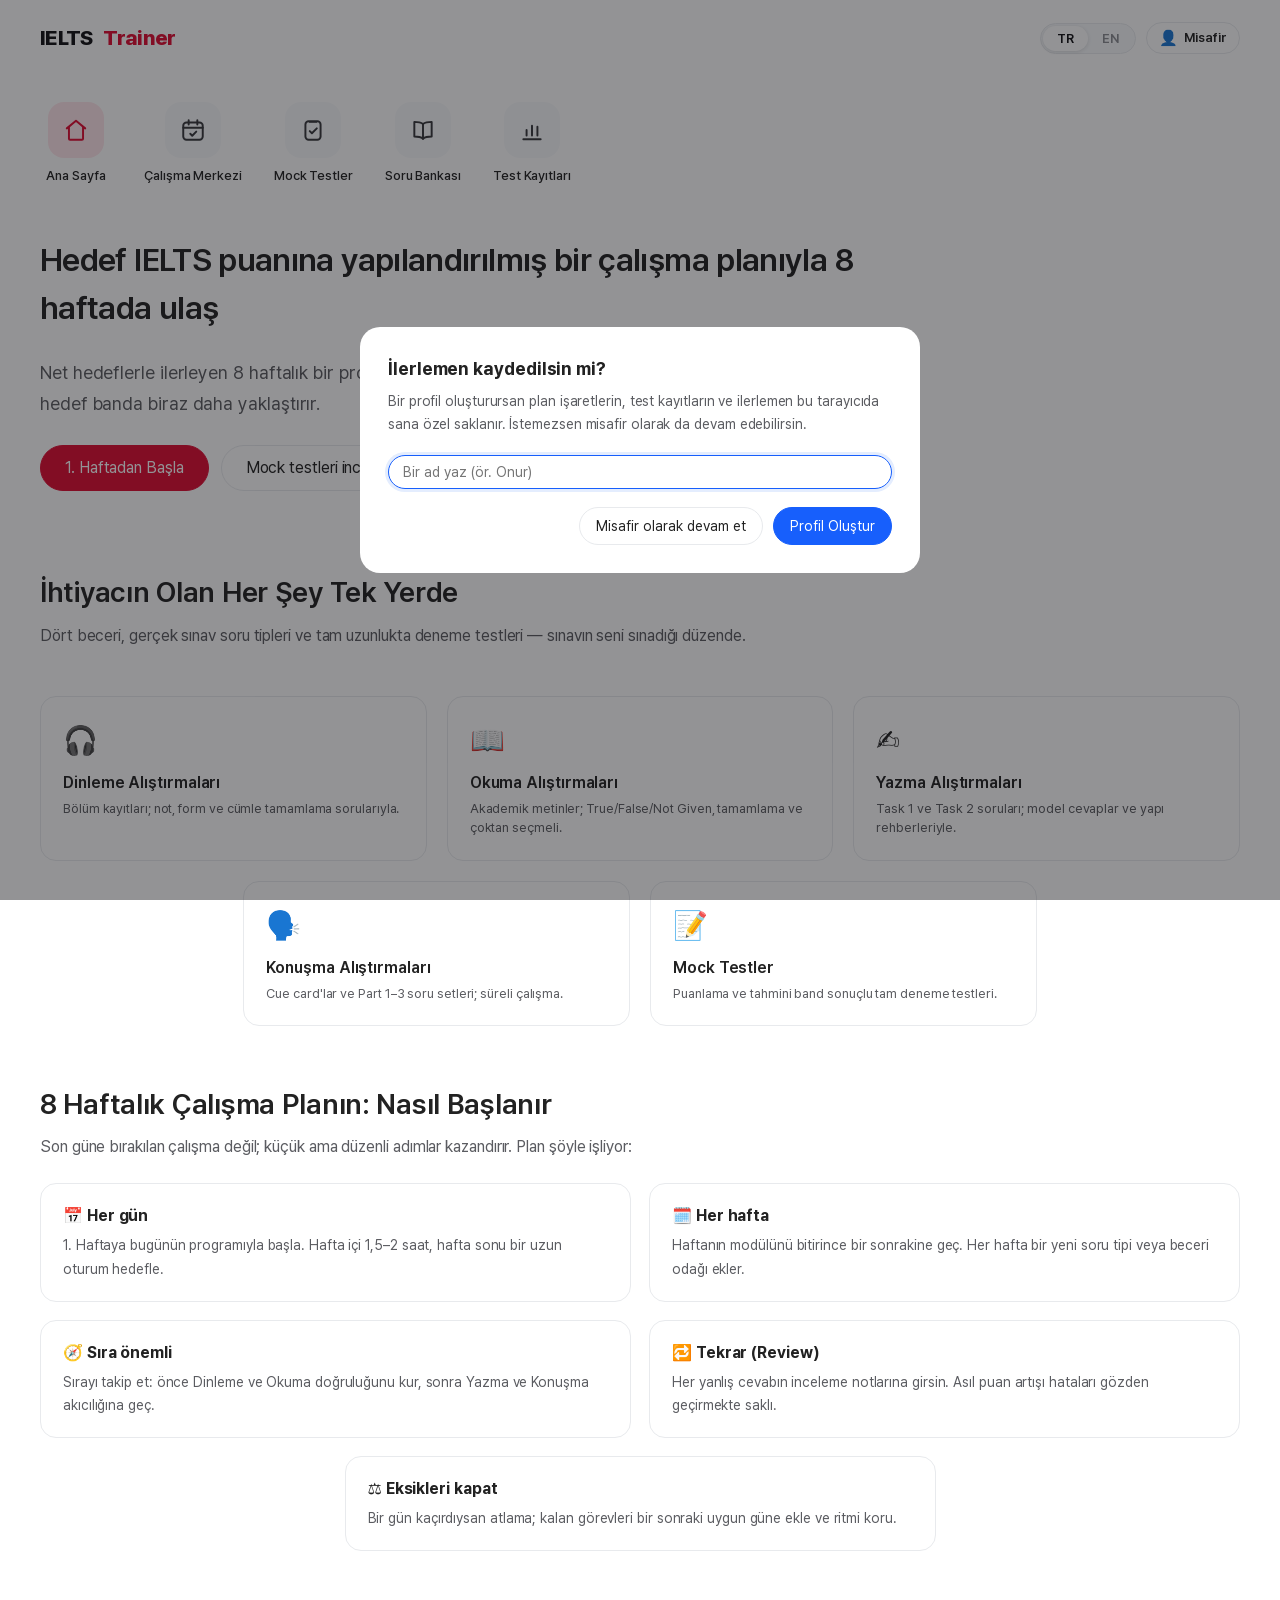
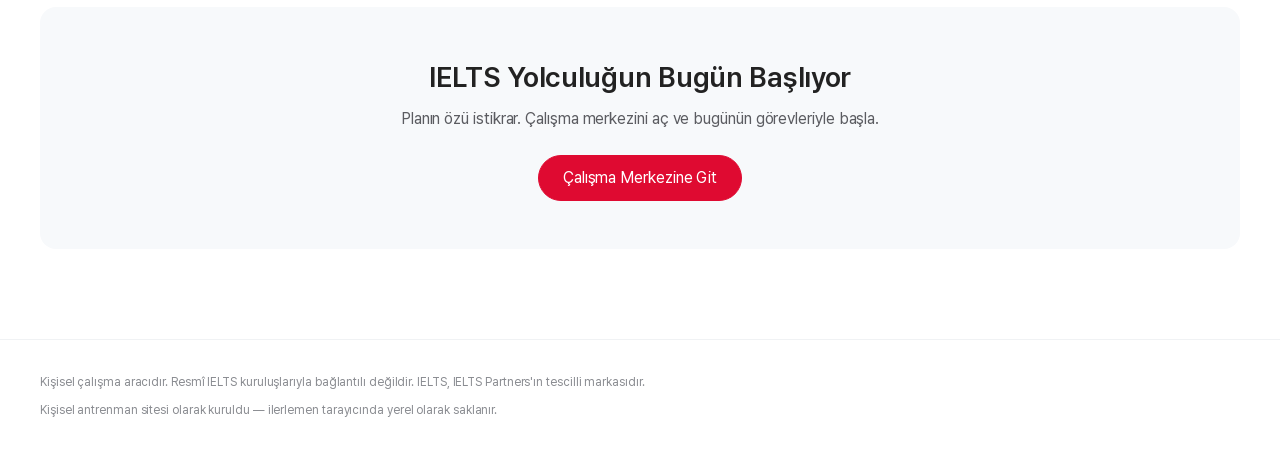
<file: index.html>
<!DOCTYPE html>
<html lang="tr">
<head>
  <meta charset="UTF-8">
  <meta name="viewport" content="width=device-width, initial-scale=1">
  <title>IELTS Trainer — 8-Week Study Plan</title>
  <link rel="stylesheet" href="assets/css/app.css">
  <link rel="icon" href="assets/favicon.svg" type="image/svg+xml">
</head>
<body data-page="home">
  <header id="hdr" class="site-header"></header>
  <div class="container"><nav class="app-nav" id="nav" aria-label="Main"></nav></div>

  <main class="container">
    <section class="hero">
      <h1 class="st1d" data-i18n="home.heroTitle"></h1>
      <p class="sub" data-i18n="home.heroSub"></p>
      <div class="cta">
        <a class="btn btn-red btn-lg" href="study-center.html" data-i18n="home.ctaStudy"></a>
        <a class="btn btn-ghost btn-lg" href="mock-tests.html" data-i18n="home.ctaTests"></a>
      </div>
    </section>

    <section class="section">
      <div class="section-head">
        <div>
          <h2 class="st2d" data-i18n="home.materialsTitle"></h2>
          <p class="section-desc" data-i18n="home.materialsSub"></p>
        </div>
      </div>
      <div class="materials">
        <div class="mat-card hoverable">
          <div class="ic">🎧</div>
          <h3 data-i18n="home.matListening"></h3>
          <p data-i18n="home.matListeningDesc"></p>
        </div>
        <div class="mat-card hoverable">
          <div class="ic">📖</div>
          <h3 data-i18n="home.matReading"></h3>
          <p data-i18n="home.matReadingDesc"></p>
        </div>
        <div class="mat-card hoverable">
          <div class="ic">✍️</div>
          <h3 data-i18n="home.matWriting"></h3>
          <p data-i18n="home.matWritingDesc"></p>
        </div>
        <div class="mat-card hoverable">
          <div class="ic">🗣️</div>
          <h3 data-i18n="home.matSpeaking"></h3>
          <p data-i18n="home.matSpeakingDesc"></p>
        </div>
        <div class="mat-card hoverable">
          <div class="ic">📝</div>
          <h3 data-i18n="home.matMock"></h3>
          <p data-i18n="home.matMockDesc"></p>
        </div>
      </div>
    </section>

    <section class="section">
      <h2 class="st2d" data-i18n="home.roadmapTitle"></h2>
      <p class="section-desc" data-i18n="home.roadmapSub"></p>
      <div class="roadmap">
        <div class="rm">
          <b>📅 <span data-i18n="home.rm1t"></span></b>
          <p data-i18n="home.rm1d"></p>
        </div>
        <div class="rm">
          <b>🗓️ <span data-i18n="home.rm2t"></span></b>
          <p data-i18n="home.rm2d"></p>
        </div>
        <div class="rm">
          <b>🧭 <span data-i18n="home.rm3t"></span></b>
          <p data-i18n="home.rm3d"></p>
        </div>
        <div class="rm">
          <b>🔁 <span data-i18n="home.rm4t"></span></b>
          <p data-i18n="home.rm4d"></p>
        </div>
        <div class="rm">
          <b>⚖️ <span data-i18n="home.rm5t"></span></b>
          <p data-i18n="home.rm5d"></p>
        </div>
      </div>
    </section>

    <section class="section card card-pad" style="background:var(--gray50);border:0;text-align:center;padding:48px 24px">
      <h2 class="st2d" data-i18n="home.finalTitle" style="margin:0 0 8px"></h2>
      <p class="g600" data-i18n="home.finalSub" style="margin:0 0 24px"></p>
      <a class="btn btn-red btn-lg" href="study-center.html" data-i18n="home.ctaGetStarted"></a>
    </section>
  </main>

  <footer id="footer" class="site-footer"></footer>

  <script src="assets/js/i18n.js"></script>
  <script src="assets/js/data.js"></script>
  <script src="assets/js/extra-listening.js"></script>
  <script src="assets/js/extra-reading.js"></script>
  <script src="assets/js/extra-writing.js"></script>
  <script src="assets/js/extra-speaking.js"></script>
  <script src="assets/js/extra-plan.js"></script>
  <script src="assets/js/extra-listening2.js"></script>
  <script src="assets/js/extra-listening3.js"></script>
  <script src="assets/js/extra-listening4.js"></script>
  <script src="assets/js/extra-reading2.js"></script>
  <script src="assets/js/extra-reading3.js"></script>
  <script src="assets/js/extra-reading4.js"></script>
  <script src="assets/js/extra-writing2.js"></script>
  <script src="assets/js/extra-writing3.js"></script>
  <script src="assets/js/extra-speaking2.js"></script>
  <script src="assets/js/extra-speaking3.js"></script>
  <script src="assets/js/app.js"></script>
  <script src="assets/js/profiles.js"></script>
</body>
</html>
</file>
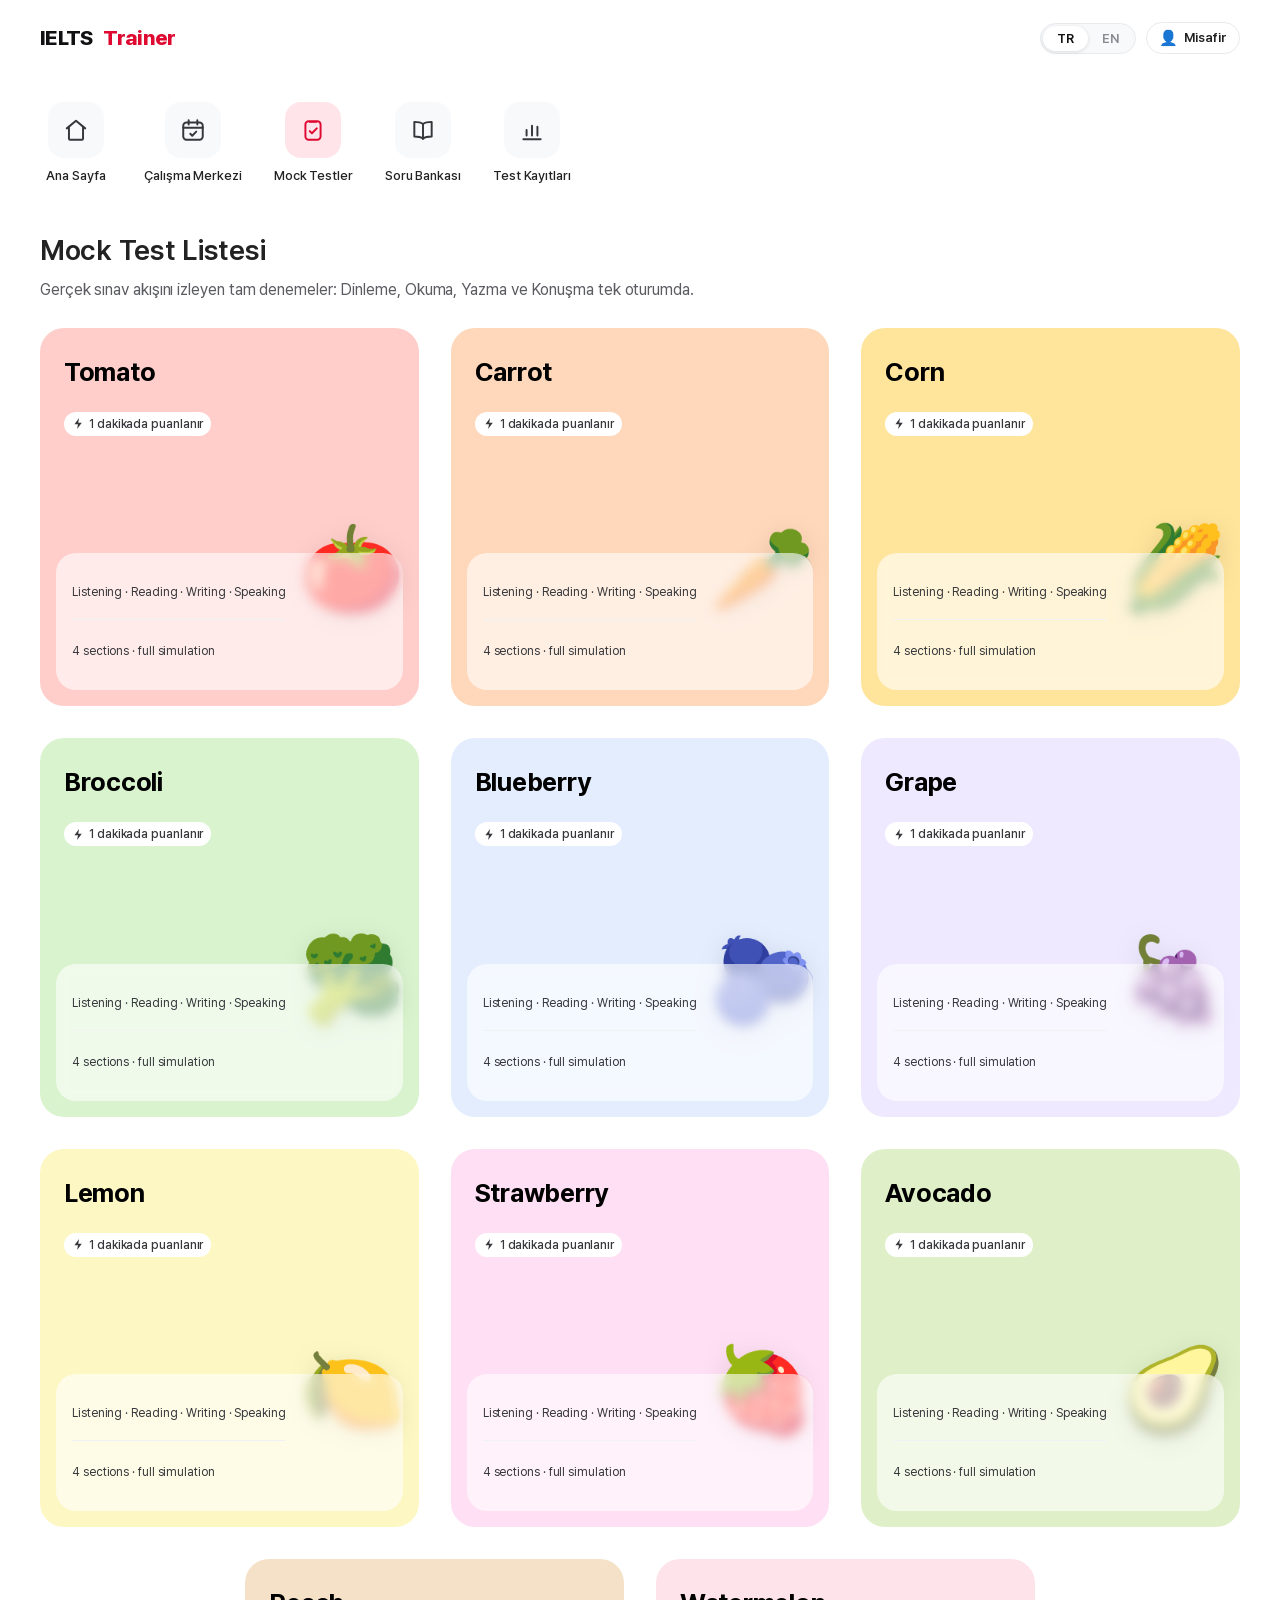
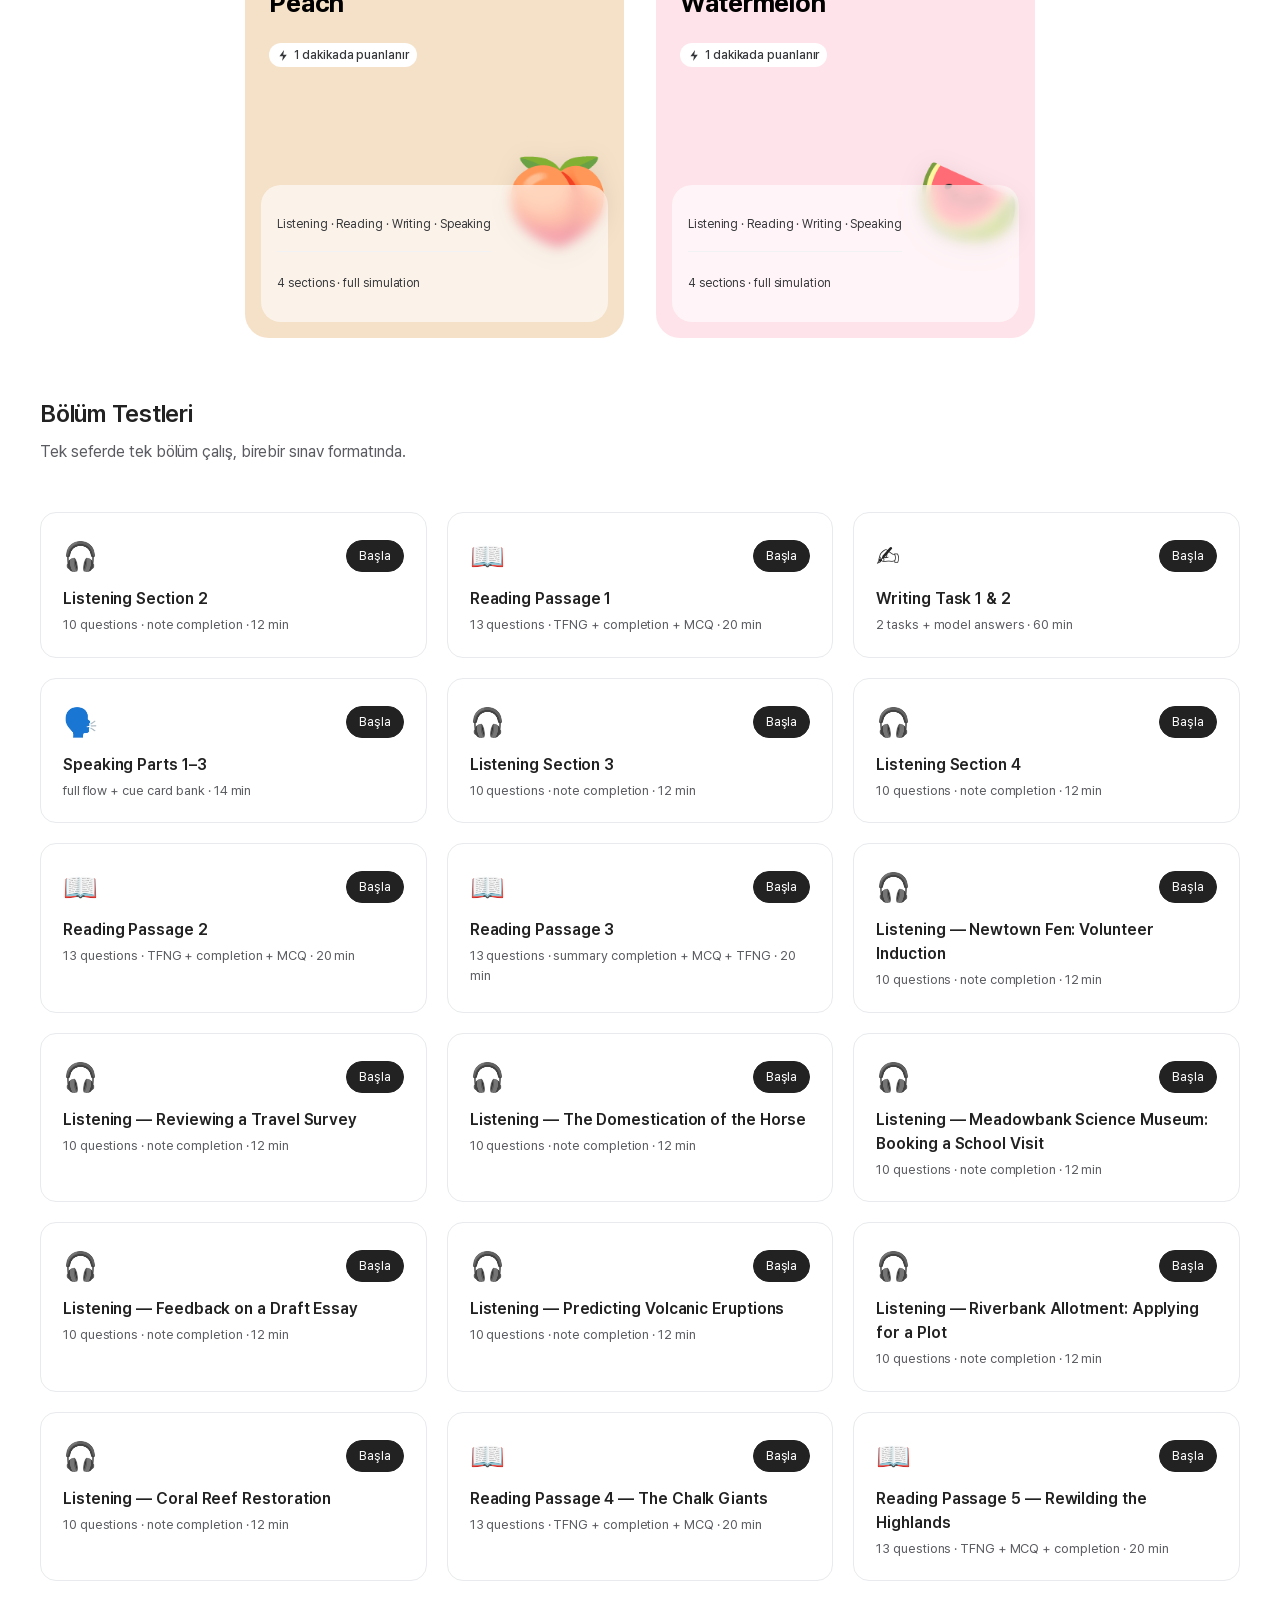
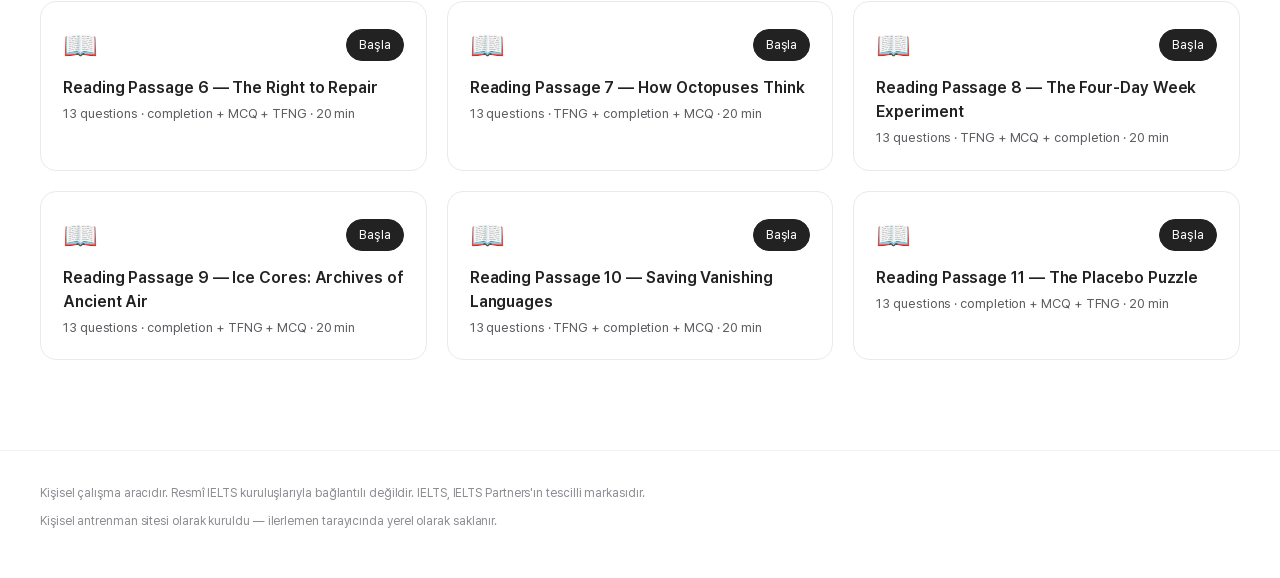
<file: mock-tests.html>
<!DOCTYPE html>
<html lang="tr">
<head>
  <meta charset="UTF-8">
  <meta name="viewport" content="width=device-width, initial-scale=1">
  <title>IELTS Trainer — Mock Tests</title>
  <link rel="stylesheet" href="assets/css/app.css">
  <link rel="icon" href="assets/favicon.svg" type="image/svg+xml">
</head>
<body data-page="mock">
  <header id="hdr" class="site-header"></header>
  <div class="container"><nav class="app-nav" id="nav" aria-label="Main"></nav></div>

  <main class="container">
    <div class="page-head">
      <div>
        <h1 class="st2d" data-i18n="mock.title" style="margin:0"></h1>
        <p class="sub" data-i18n="mock.sub"></p>
      </div>
    </div>

    <div id="resumeBox"></div>

    <ul class="mock-grid" id="mockGrid"></ul>

    <section class="section">
      <div class="section-head">
        <div>
          <h2 class="st3d" data-i18n="mock.sectionalTitle" style="margin:0"></h2>
          <p class="section-desc" data-i18n="mock.sectionalSub" style="margin-top:6px"></p>
        </div>
      </div>
      <div class="materials" id="sectionalGrid"></div>
    </section>
  </main>

  <footer id="footer" class="site-footer"></footer>

  <script src="assets/js/i18n.js"></script>
  <script src="assets/js/data.js"></script>
  <script src="assets/js/extra-listening.js"></script>
  <script src="assets/js/extra-reading.js"></script>
  <script src="assets/js/extra-writing.js"></script>
  <script src="assets/js/extra-speaking.js"></script>
  <script src="assets/js/extra-plan.js"></script>
  <script src="assets/js/extra-listening2.js"></script>
  <script src="assets/js/extra-listening3.js"></script>
  <script src="assets/js/extra-listening4.js"></script>
  <script src="assets/js/extra-reading2.js"></script>
  <script src="assets/js/extra-reading3.js"></script>
  <script src="assets/js/extra-reading4.js"></script>
  <script src="assets/js/extra-writing2.js"></script>
  <script src="assets/js/extra-writing3.js"></script>
  <script src="assets/js/extra-speaking2.js"></script>
  <script src="assets/js/extra-speaking3.js"></script>
  <script src="assets/js/app.js"></script>
  <script src="assets/js/profiles.js"></script>
  <script>
    (function () {
      var D = window.APP_DATA, A = window.APP;

      function renderMocks() {
        var grid = A.qs("#mockGrid");
        grid.innerHTML = D.MOCKS.map(function (m) {
          var ready = m.status === "ready";
          var inner =
            '<h2>' + A.esc(m.name) + '</h2>' +
            '<div class="badges">' +
            (ready
              ? '<span class="chip">' + A.ICONS.bolt + ' ' + A.esc(A.t("mock.gradeFast")) + '</span>'
              : '') +
            '</div>' +
            '<div class="mascot">' + m.emoji + '</div>' +
            '<div class="bottom-bar">' +
            '<span class="row">' + A.esc(m.desc) + '</span>' +
            '<span class="row g600">' + A.esc(m.meta) + '</span>' +
            '</div>' +
            (ready ? '' : '<div class="coming-overlay">' + A.esc(A.t("common.comingSoon")) + '</div>');
          return '<li class="mock-item">' + (ready
            ? '<a class="mock-card" style="background:' + m.color + '" href="test.html?id=' + m.id + '">' + inner + '</a>'
            : '<div class="mock-card is-soon" style="background:' + m.color + '" aria-disabled="true">' + inner + '</div>') + '</li>';
        }).join("");
      }

      /* M1: kayıt tamamen boşsa (cevap/bayrak/vurgu/yazma/bölüm yok) kutuyu gösterme */
      function hasResumeContent(sv) {
        if (!sv) return false;
        if (sv.answers && Object.keys(sv.answers).some(function (k) { return String(sv.answers[k] == null ? "" : sv.answers[k]).trim().length; })) return true;
        if (sv.flags && Object.keys(sv.flags).some(function (k) { return !!sv.flags[k]; })) return true;
        if (sv.highlights && Object.keys(sv.highlights).some(function (k) { return (sv.highlights[k] || []).length; })) return true;
        if (sv.writing && Object.keys(sv.writing).some(function (k) { var sec = sv.writing[k] || {}; return Object.keys(sec).some(function (t) { return String(sec[t] || "").trim().length; }); })) return true;
        if (sv.doneSections && Object.keys(sv.doneSections).length) return true;
        return false;
      }
      function renderResume() {
        var box = A.qs("#resumeBox");
        var ids = A.allProgressIds().filter(function (id) {
          if (!D.MOCKS.some(function (m) { return m.id === id; })) return false;
          return hasResumeContent(A.loadProgress(id));
        });
        if (!ids.length) { box.innerHTML = ""; return; }
        box.innerHTML = ids.map(function (id) {
          var m = D.MOCKS.find(function (x) { return x.id === id; });
          return '<div class="card card-pad flex items-center justify-between wrap gap12" style="margin:0 0 20px">' +
            '<div><b>' + A.esc(A.t("mock.resumeTitle")) + '</b>' +
            '<p class="c1r g600" style="margin:2px 0 0">' + A.esc(m.name) + ' · ' + A.esc(A.t("mock.resumeText")) + '</p></div>' +
            '<div class="flex gap8">' +
            '<a class="btn btn-blue" href="test.html?id=' + id + '">' + A.esc(A.t("mock.resumeYes")) + '</a>' +
            '<button class="btn btn-ghost" data-discard="' + id + '">' + A.esc(A.t("mock.resumeNo")) + '</button>' +
            '</div></div>';
        }).join("");
        A.qsa("[data-discard]", box).forEach(function (btn) {
          btn.addEventListener("click", function () {
            A.clearProgress(btn.getAttribute("data-discard"));
            renderResume();
            A.toast(A.t("toast.planSaved"));
          });
        });
      }

      function renderSectionals() {
        var wrap = A.qs("#sectionalGrid");
        wrap.innerHTML = D.SECTIONALS.map(function (s) {
          return '<div class="mat-card hoverable">' +
            '<div class="flex items-center justify-between">' +
            '<div class="ic">' + s.emoji + '</div>' +
            '<a class="btn btn-black btn-sm" href="test.html?id=' + s.section + '">' + A.esc(A.t("common.start")) + '</a>' +
            '</div>' +
            '<h3>' + A.esc(s.title) + '</h3>' +
            '<p>' + A.esc(s.sub) + '</p>' +
            '</div>';
        }).join("");
      }

      function renderAll() { renderMocks(); renderResume(); renderSectionals(); A.applyI18n(document); }
      document.addEventListener("DOMContentLoaded", renderAll);
      document.addEventListener("langchange", renderAll);
    })();
  </script>
</body>
</html>
</file>
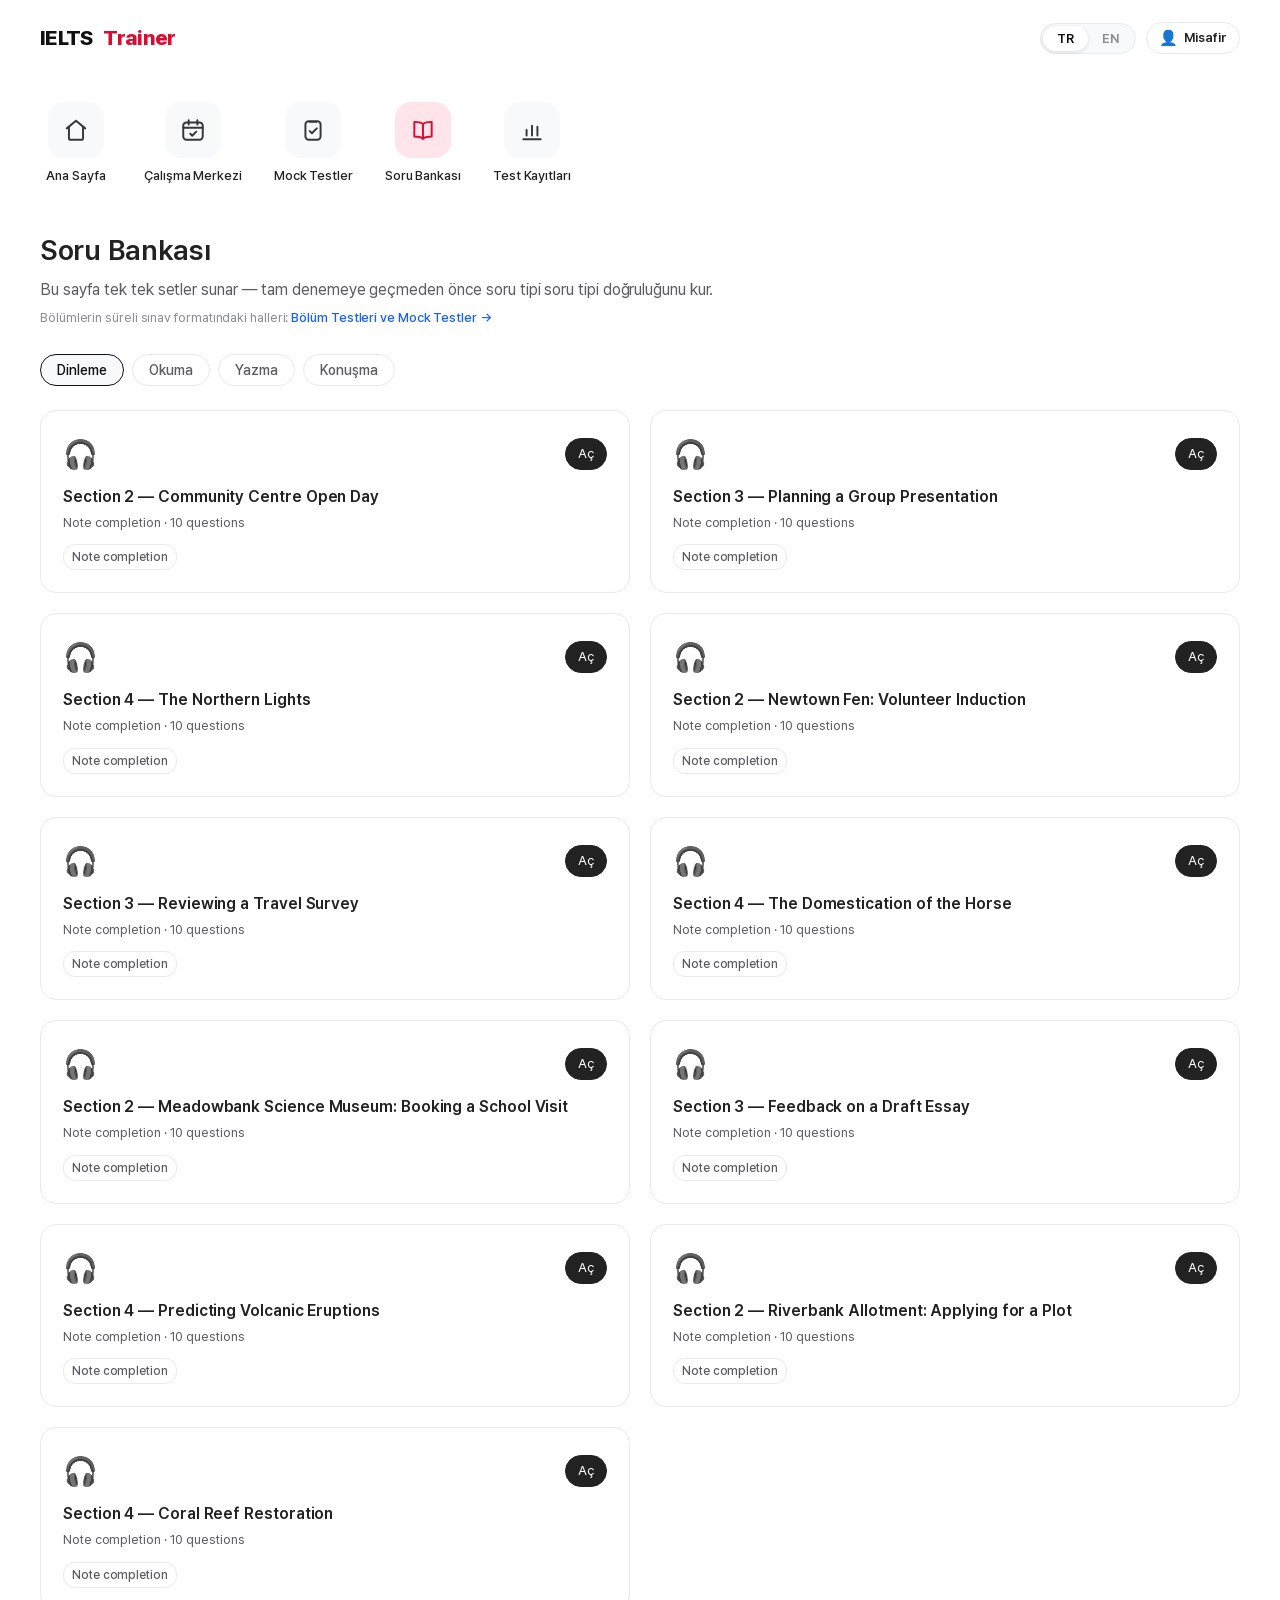
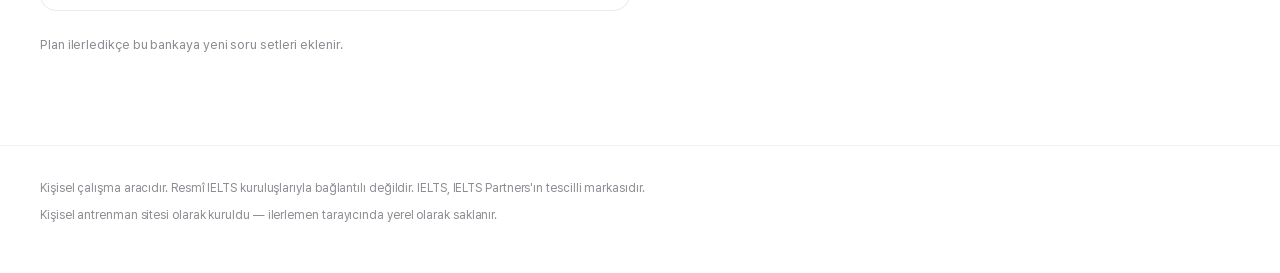
<file: practice.html>
<!DOCTYPE html>
<html lang="tr">
<head>
  <meta charset="UTF-8">
  <meta name="viewport" content="width=device-width, initial-scale=1">
  <title>IELTS Trainer — Practice Questions</title>
  <link rel="stylesheet" href="assets/css/app.css">
  <link rel="icon" href="assets/favicon.svg" type="image/svg+xml">
</head>
<body data-page="practice">
  <header id="hdr" class="site-header"></header>
  <div class="container"><nav class="app-nav" id="nav" aria-label="Main"></nav></div>

  <main class="container">
    <div class="page-head">
      <div>
        <h1 class="st2d" data-i18n="practice.title" style="margin:0"></h1>
        <p class="sub" data-i18n="practice.sub"></p>
        <p class="c1r g500" style="margin:6px 0 0"><span data-i18n="practice.timedNote"></span> <a href="mock-tests.html" style="color:var(--blue700);font-weight:500" data-i18n="practice.timedLink"></a></p>
      </div>
    </div>

    <div class="flex gap8 wrap" id="tabs"></div>
    <div id="list" class="mt24 practice-grid"></div>
    <p class="c1r g500 mt24" data-i18n="practice.notice"></p>
  </main>

  <footer id="footer" class="site-footer"></footer>

  <script src="assets/js/i18n.js"></script>
  <script src="assets/js/data.js"></script>
  <script src="assets/js/extra-listening.js"></script>
  <script src="assets/js/extra-reading.js"></script>
  <script src="assets/js/extra-writing.js"></script>
  <script src="assets/js/extra-speaking.js"></script>
  <script src="assets/js/extra-plan.js"></script>
  <script src="assets/js/extra-listening2.js"></script>
  <script src="assets/js/extra-listening3.js"></script>
  <script src="assets/js/extra-listening4.js"></script>
  <script src="assets/js/extra-reading2.js"></script>
  <script src="assets/js/extra-reading3.js"></script>
  <script src="assets/js/extra-reading4.js"></script>
  <script src="assets/js/extra-writing2.js"></script>
  <script src="assets/js/extra-writing3.js"></script>
  <script src="assets/js/extra-speaking2.js"></script>
  <script src="assets/js/extra-speaking3.js"></script>
  <script src="assets/js/app.js"></script>
  <script src="assets/js/profiles.js"></script>
  <script>
    (function () {
      var A = window.APP, D = window.APP_DATA;
      var tabs = [
        { key: "listening", label: "practice.tabListening" },
        { key: "reading", label: "practice.tabReading" },
        { key: "writing", label: "practice.tabWriting" },
        { key: "speaking", label: "practice.tabSpeaking" }
      ];
      var active = "listening";

      function renderTabs() {
        A.qs("#tabs").innerHTML = tabs.map(function (tb) {
          return '<button class="wt' + (tb.key === active ? " on" : "") + '" data-tab="' + tb.key + '">' +
            A.esc(A.t(tb.label)) + "</button>";
        }).join("");
      }

      function renderList() {
        var items = D.PRACTICE[active] || [];
        A.qs("#list").innerHTML = items.map(function (it) {
          var chips = it.types.map(function (ty) { return '<span class="chip chip-line">' + A.esc(ty) + "</span>"; }).join("");
          var card = '<div class="mat-card hoverable">' +
            '<div class="flex items-center justify-between">' +
            '<div class="ic">' + (active === "listening" ? "🎧" : active === "reading" ? "📖" : active === "writing" ? "✍️" : "🗣️") + "</div>" +
            '<a class="btn btn-black btn-sm" href="' + it.link + '">' + A.esc(A.t("common.open")) + "</a>" +
            "</div>" +
            '<h3>' + A.esc(it.title) + "</h3>" +
            '<p>' + A.esc(it.sub) + "</p>" +
            '<div class="flex gap8 wrap mt12">' + chips + "</div>" +
            "</div>";
          return card;
        }).join("");
        if (!items.length) {
          A.qs("#list").innerHTML = '<div class="empty" style="grid-column:1/-1">' + A.esc(A.t("practice.empty")) + '</div>';
        }
      }

      function renderAll() { renderTabs(); renderList(); A.applyI18n(document); }

      document.addEventListener("DOMContentLoaded", function () {
        renderAll();
        A.qs("#tabs").addEventListener("click", function (e) {
          var b = e.target.closest("button[data-tab]");
          if (!b) return;
          active = b.getAttribute("data-tab");
          renderAll();
        });
        document.addEventListener("langchange", renderAll);
      });
    })();
  </script>
</body>
</html>
</file>
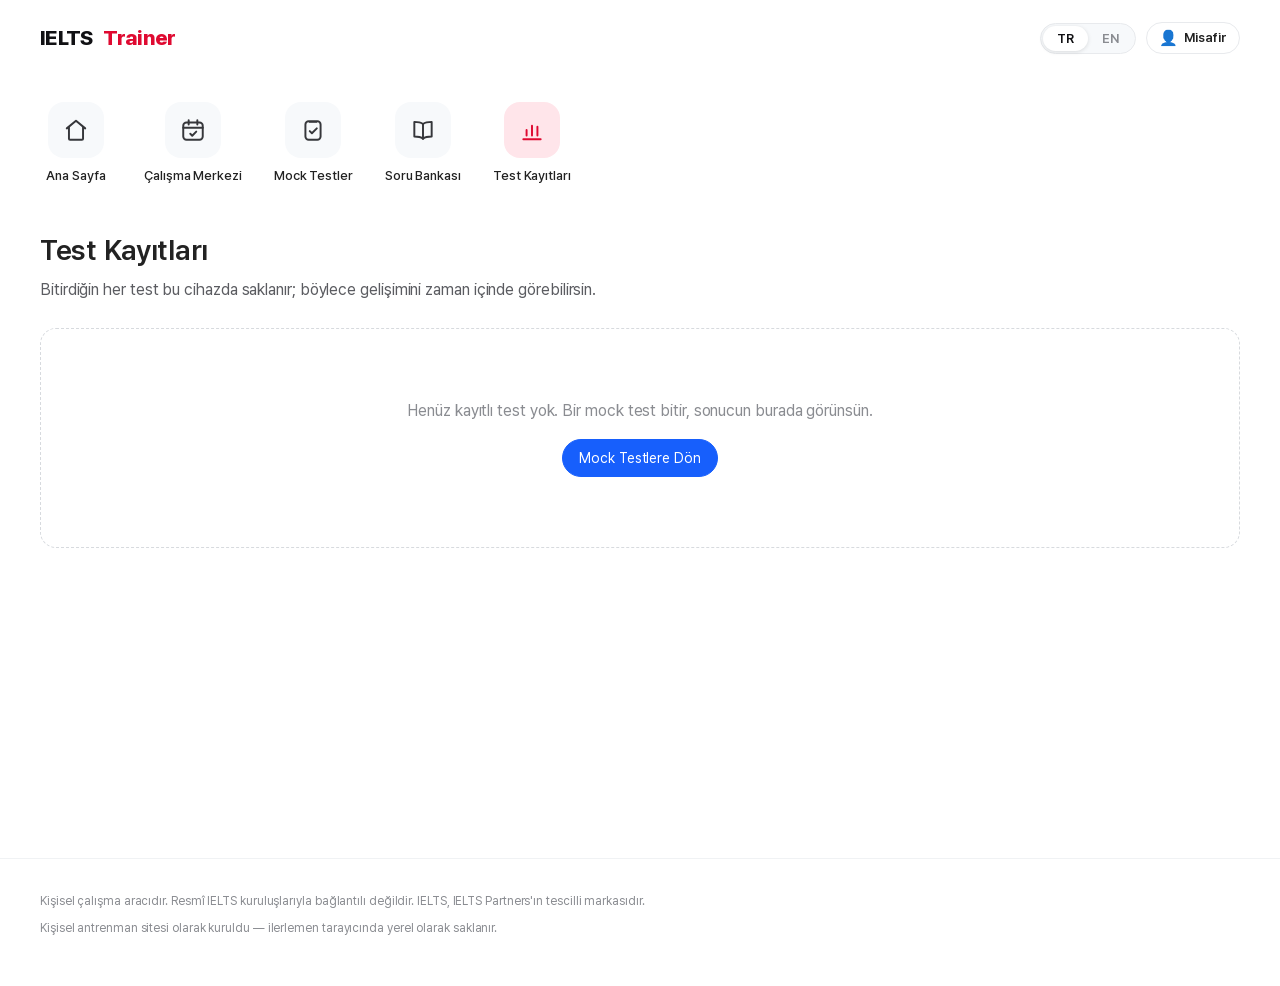
<file: records.html>
<!DOCTYPE html>
<html lang="tr">
<head>
  <meta charset="UTF-8">
  <meta name="viewport" content="width=device-width, initial-scale=1">
  <title>IELTS Trainer — Test Records</title>
  <link rel="stylesheet" href="assets/css/app.css">
  <link rel="icon" href="assets/favicon.svg" type="image/svg+xml">
</head>
<body data-page="records">
  <header id="hdr" class="site-header"></header>
  <div class="container"><nav class="app-nav" id="nav" aria-label="Main"></nav></div>

  <main class="container">
    <div class="page-head">
      <div>
        <h1 class="st2d" data-i18n="records.title" style="margin:0"></h1>
        <p class="sub" data-i18n="records.sub"></p>
      </div>
    </div>

    <div id="recordsWrap"></div>
  </main>

  <footer id="footer" class="site-footer"></footer>

  <script src="assets/js/i18n.js"></script>
  <script src="assets/js/data.js"></script>
  <script src="assets/js/extra-listening.js"></script>
  <script src="assets/js/extra-reading.js"></script>
  <script src="assets/js/extra-writing.js"></script>
  <script src="assets/js/extra-speaking.js"></script>
  <script src="assets/js/extra-plan.js"></script>
  <script src="assets/js/extra-listening2.js"></script>
  <script src="assets/js/extra-listening3.js"></script>
  <script src="assets/js/extra-listening4.js"></script>
  <script src="assets/js/extra-reading2.js"></script>
  <script src="assets/js/extra-reading3.js"></script>
  <script src="assets/js/extra-reading4.js"></script>
  <script src="assets/js/extra-writing2.js"></script>
  <script src="assets/js/extra-writing3.js"></script>
  <script src="assets/js/extra-speaking2.js"></script>
  <script src="assets/js/extra-speaking3.js"></script>
  <script src="assets/js/app.js"></script>
  <script src="assets/js/profiles.js"></script>
  <script>
    (function () {
      var A = window.APP;

      function sectionByType(att, type) {
        return (att.sections || []).find(function (s) { return s.type === type; });
      }

      function render() {
        var wrap = A.qs("#recordsWrap");
        var attempts = A.getAttempts();
        if (!attempts.length) {
          wrap.innerHTML = '<div class="empty">' + A.esc(A.t("records.empty")) +
            '<div class="mt16"><a class="btn btn-blue" href="mock-tests.html">' + A.esc(A.t("result.backTests")) + "</a></div></div>";
          return;
        }
        var overalls = attempts.map(function (a) { return a.overall; }).filter(function (v) { return v != null; });
        var avg = overalls.length ? (overalls.reduce(function (a, b) { return a + b; }, 0) / overalls.length) : null;
        var best = overalls.length ? Math.max.apply(null, overalls) : null;
        var last = attempts[0];

        var html = '<div class="stat-row">';
        html += '<div class="stat"><div class="k">' + A.esc(A.t("records.statCount")) + '</div><div class="v">' + attempts.length + "</div></div>";
        html += '<div class="stat"><div class="k">' + A.esc(A.t("records.statAvg")) + '</div><div class="v">' + (avg != null ? avg.toFixed(1) : "—") + "</div></div>";
        html += '<div class="stat"><div class="k">' + A.esc(A.t("records.statBest")) + '</div><div class="v">' + (best != null ? best.toFixed(1) : "—") + "</div></div>";
        html += '<div class="stat"><div class="k">' + A.esc(A.t("records.statLast")) + '</div><div class="v" style="font-size:1rem;font-weight:600">' + A.esc(A.fmtDate(last.date, true)) + "</div></div>";
        html += "</div>";

        var chartData = attempts.filter(function (a) { return a.overall != null; }).slice(0, 8).reverse();
        if (chartData.length) {
          html += '<div class="card card-pad mb24"><b class="b4m">' + A.esc(A.t("records.chartTitle")) + '</b><div class="barchart">';
          chartData.forEach(function (a) {
            var hPct = Math.max(6, Math.round(a.overall / 9 * 100));
            html += '<div class="b"><b>' + a.overall.toFixed(1) + '</b><i style="height:' + hPct + '%"></i><span>' + A.esc(A.fmtDate(a.date)) + "</span></div>";
          });
          html += "</div></div>";
        }

        html += '<div class="card" style="overflow:auto"><table class="tbl"><thead><tr>';
        html += "<th>" + A.esc(A.t("records.colDate")) + "</th>";
        html += "<th>" + A.esc(A.t("records.colTest")) + "</th>";
        html += '<th>L</th><th>R</th><th>W</th><th>S</th>';
        html += "<th>" + A.esc(A.t("records.colOverall")) + "</th><th></th>";
        html += "</tr></thead><tbody>";
        attempts.forEach(function (a) {
          var l = sectionByType(a, "listening"), r = sectionByType(a, "reading"), w = sectionByType(a, "writing"), s = sectionByType(a, "speaking");
          function cell(x) { return x && x.scored ? x.band.toFixed(1) : "–"; }
          html += "<tr>";
          html += "<td>" + A.esc(A.fmtDate(a.date)) + "</td>";
          html += "<td>" + A.esc(a.testName) + "</td>";
          html += "<td>" + cell(l) + "</td><td>" + cell(r) + "</td>";
          html += "<td>–</td><td>–</td>";
          html += "<td><b>" + (a.overall != null ? a.overall.toFixed(1) : "–") + "</b></td>";
          html += '<td><a class="btn btn-ghost btn-sm" href="result.html?attempt=' + a.id + '">' + A.esc(A.t("common.viewResult")) + "</a></td>";
          html += "</tr>";
        });
        html += "</tbody></table></div>";
        html += '<div class="mt16"><button class="btn btn-ghost" id="btnClear">' + A.esc(A.t("records.clearBtn")) + "</button></div>";

        wrap.innerHTML = html;
        var clearBtn = A.qs("#btnClear");
        if (clearBtn) {
          clearBtn.addEventListener("click", function () {
            A.modal({
              title: A.t("records.clearBtn"),
              text: A.t("records.clearConfirm"),
              cancelText: A.t("common.cancel"),
              okText: A.t("common.clear"),
              danger: true,
              onOk: function () { A.clearAttempts(); render(); A.toast(A.t("toast.planSaved")); }
            });
          });
        }
      }

      document.addEventListener("DOMContentLoaded", render);
      document.addEventListener("langchange", render);
    })();
  </script>
</body>
</html>
</file>
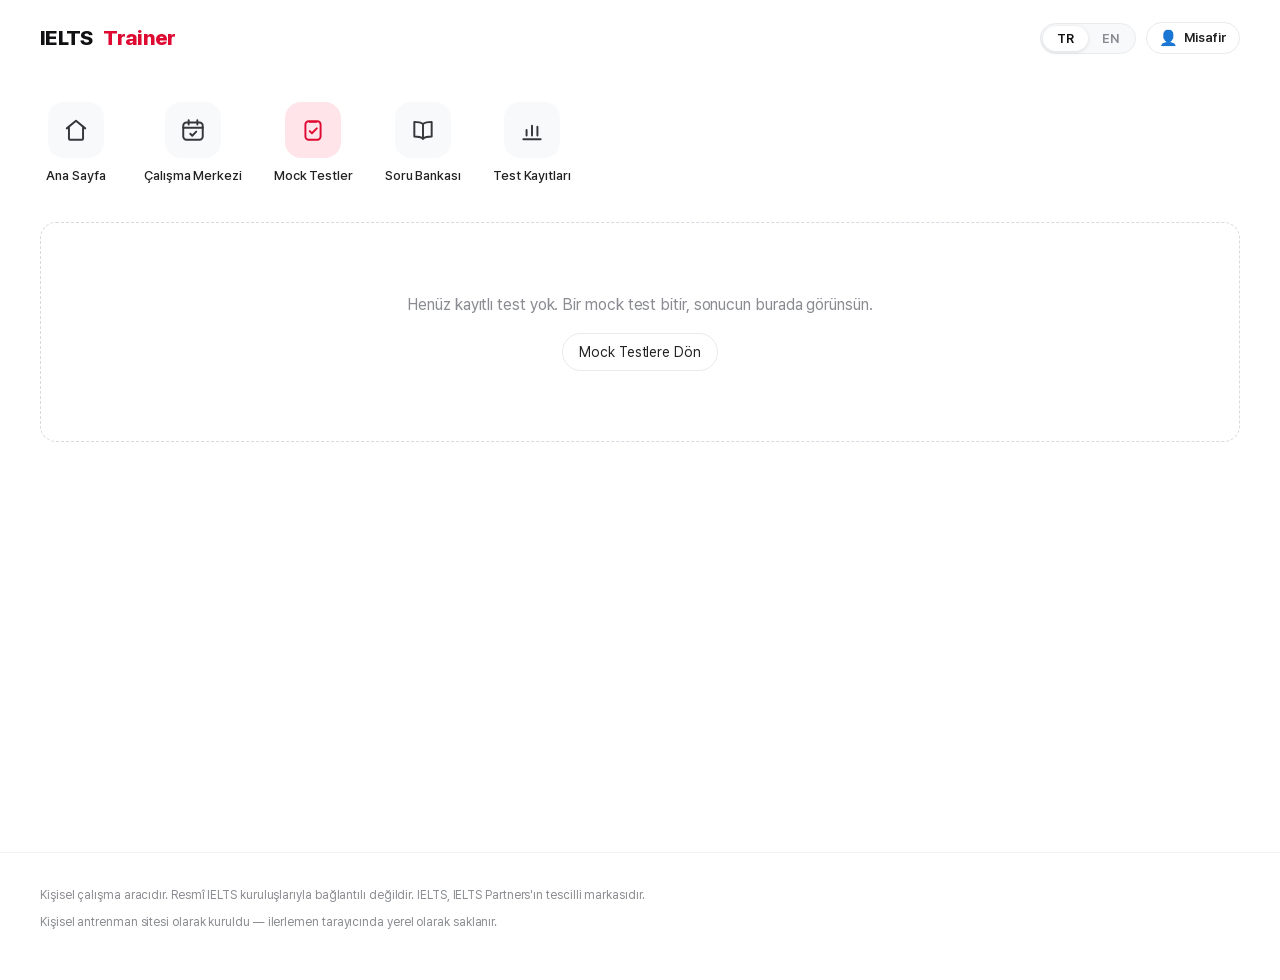
<file: result.html>
<!DOCTYPE html>
<html lang="tr">
<head>
  <meta charset="UTF-8">
  <meta name="viewport" content="width=device-width, initial-scale=1">
  <title>IELTS Trainer — Score Report</title>
  <link rel="stylesheet" href="assets/css/app.css">
  <link rel="icon" href="assets/favicon.svg" type="image/svg+xml">
</head>
<body data-page="mock">
  <header id="hdr" class="site-header"></header>
  <div class="container"><nav class="app-nav" id="nav" aria-label="Main"></nav></div>

  <main class="container">
    <div id="resWrap" style="margin-top:30px"></div>
  </main>

  <footer id="footer" class="site-footer"></footer>

  <script src="assets/js/i18n.js"></script>
  <script src="assets/js/data.js"></script>
  <script src="assets/js/extra-listening.js"></script>
  <script src="assets/js/extra-reading.js"></script>
  <script src="assets/js/extra-writing.js"></script>
  <script src="assets/js/extra-speaking.js"></script>
  <script src="assets/js/extra-plan.js"></script>
  <script src="assets/js/extra-listening2.js"></script>
  <script src="assets/js/extra-listening3.js"></script>
  <script src="assets/js/extra-listening4.js"></script>
  <script src="assets/js/extra-reading2.js"></script>
  <script src="assets/js/extra-reading3.js"></script>
  <script src="assets/js/extra-reading4.js"></script>
  <script src="assets/js/extra-writing2.js"></script>
  <script src="assets/js/extra-writing3.js"></script>
  <script src="assets/js/extra-speaking2.js"></script>
  <script src="assets/js/extra-speaking3.js"></script>
  <script src="assets/js/app.js"></script>
  <script src="assets/js/profiles.js"></script>
  <script>
    (function () {
      var A = window.APP, D = window.APP_DATA;

      function qTextForNotes(sec, n) {
        var found = null;
        (sec.groups || []).forEach(function (g) {
          (g.lines || []).forEach(function (line) {
            if (line.indexOf("{{" + n + "}}") >= 0) {
              found = line.replace(/\{\{\d+\}\}/g, "＿＿");
            }
          });
        });
        return found;
      }
      function collectQs(sec) {
        var out = [];
        (sec.groups || []).forEach(function (g) {
          (g.qs || []).forEach(function (q) {
            out.push({ q: q, type: g.type || "notes", group: g });
          });
        });
        return out;
      }

      function render() {
        var wrap = A.qs("#resWrap");
        var att = A.getAttempt(A.getParam("attempt"));
        if (!att) {
          wrap.innerHTML = '<div class="empty">' + A.esc(A.t("records.empty")) + '<div class="mt16"><a class="btn btn-ghost" href="mock-tests.html">' + A.esc(A.t("result.backTests")) + '</a></div></div>';
          return;
        }
        var scored = att.sections.filter(function (s) { return s.scored; });
        var overallTxt = att.overall != null ? att.overall.toFixed(1) : "—";

        var html = '<div class="page-head" style="margin-top:0"><div><h1 class="st2d" style="margin:0">' + A.esc(A.t("result.title")) + "</h1>" +
          '<p class="sub">' + A.esc(att.testName) + " · " + A.esc(A.fmtDate(att.date, true)) + "</p></div></div>";

        html += '<div class="band-hero">';
        html += '<div class="band-big"><div class="num">' + overallTxt + '</div><div class="lbl">' + A.esc(A.t("result.overall")) + "</div></div>";
        html += '<div class="band-bars">';
        att.sections.forEach(function (s) {
          if (s.scored) {
            var pct = Math.max(2, Math.round(s.band / 9 * 100));
            html += '<div class="bbar"><span class="b4m">' + A.esc(s.label) + '</span><div class="track"><div class="fill" style="width:' + pct + '%"></div></div><span class="val">' + s.band.toFixed(1) + "</span></div>";
          } else {
            html += '<div class="bbar"><span class="b4m">' + A.esc(s.label) + '</span><div class="track" style="opacity:.35"></div><span class="c1r g500">' + A.esc(A.t("result.notScored")) + "</span></div>";
          }
        });
        html += "</div></div>";

        html += '<div class="flex gap8 wrap mb24">';
        html += '<span class="chip chip-gray">' + A.esc(A.t("result.timeUsed")) + ": " + A.fmtClock(att.durationSec || 0) + "</span>";
        scored.forEach(function (s) {
          html += '<span class="chip chip-gray">' + A.esc(s.label) + ": " + A.t("result.correctOf", { a: s.correct, b: s.total }) + "</span>";
        });
        html += '<span class="chip chip-green">' + A.esc(A.t("result.saved")) + "</span>";
        html += "</div>";
        html += '<p class="c1r g500" style="margin:-10px 0 24px">' + A.esc(A.t("result.estimatedNote")) + "</p>";

        // I6: sonraki adımlar aksiyon satırı
        html += '<div class="next-steps card card-pad">';
        html += '<b class="st4d" style="display:block;font-size:1.0625rem">' + A.esc(A.t("result.nextTitle")) + "</b>";
        html += '<div class="flex gap8 wrap mt12">';
        if (scored.length) {
          html += '<button type="button" class="btn btn-ghost" data-scroll="#reviewStart">' + A.esc(A.t("result.nextReview")) + "</button>";
          var weakest = scored.slice().sort(function (a, b) { return a.band - b.band; })[0];
          html += '<a class="btn btn-blue" href="test.html?id=' + encodeURIComponent(weakest.key) + '">' + A.esc(A.t("result.nextWeakest")) + " · " + A.esc(weakest.label) + "</a>";
        }
        html += '<a class="btn btn-black" href="test.html?id=' + encodeURIComponent(att.testId) + '">' + A.esc(A.t("result.retake")) + "</a>";
        html += '<a class="btn btn-ghost" href="study-center.html">' + A.esc(A.t("result.nextPlan")) + "</a>";
        html += "</div></div>";

        // inceleme
        if (scored.length) {
          html += '<h2 class="st3d" id="reviewStart" style="margin:0 0 16px;scroll-margin-top:90px">' + A.esc(A.t("result.reviewTitle")) + "</h2>";
          scored.forEach(function (s) {
            var sec = D.SECTIONS[s.key];
            if (!sec) return;
            html += '<h3 class="st4d" style="margin:20px 0 10px">' + A.esc(s.label) + " · " + A.t("result.correctOf", { a: s.correct, b: s.total }) + "</h3>";
            collectQs(sec).forEach(function (item) {
              var q = item.q;
              var user = (s.answers || {})[q.n] || "";
              var ok = A.checkAnswer(user, q);
              var text = item.type === "notes" ? qTextForNotes(sec, q.n) : String(q.text || "").replace(/\{\{\d+\}\}/g, "＿＿");
              var correctTxt = (q.answer || []).slice(0, 2).join(" / ");
              if (item.type === "mcq" && q.options && q.options[q.answer[0]]) {
                correctTxt = q.answer[0] + " — " + q.options[q.answer[0]];
              }
              html += '<div class="review-item"><div class="top">';
              html += '<span class="qnum">' + q.n + "</span>";
              html += '<span class="qtext" style="flex:1;font-size:.9375rem">' + A.esc(text || "") + "</span>";
              html += '<span class="ans-badge ' + (ok ? "ok" : "no") + '">' + (user ? A.esc(user) : A.esc(A.t("result.notAnswered"))) + "</span>";
              html += "</div>";
              if (!ok) {
                html += '<p class="c1r g500" style="margin:8px 0 0"><b>' + A.esc(A.t("result.correctAnswer")) + ":</b> " + A.esc(correctTxt) + "</p>";
              }
              if (q.explain) {
                html += '<p class="exp"><b>' + A.esc(A.t("result.explanation")) + ":</b> " + A.esc(q.explain) + "</p>";
              }
              html += "</div>";
            });
          });
        }

        // yazma bölümü
        att.sections.forEach(function (s) {
          if (s.type !== "writing") return;
          var sec = D.SECTIONS[s.key];
          html += '<h2 class="st4d" style="margin:28px 0 6px">' + A.esc(A.t("practice.tabWriting")) + '</h2>';
          html += '<p class="c1r g600" style="margin:0 0 12px">' + A.esc(A.t("result.writingNote")) + "</p>";
          (sec ? sec.tasks : []).forEach(function (tk) {
            var txt = (s.texts || {})[tk.id] || "";
            var words = txt.trim() ? txt.trim().split(/\s+/).length : 0;
            html += '<div class="card card-pad" style="margin-bottom:12px">';
            html += '<div class="flex items-center justify-between wrap gap8"><b>' + A.esc(tk.label) + "</b>";
            html += '<span class="chip ' + (words >= tk.minWords ? "chip-green" : "chip-gray") + '">' + words + " " + A.esc(A.t("player.wordCount")) + "</span></div>";
            html += '<p class="c1r g500" style="margin:6px 0 4px">' + A.esc(tk.prompt) + "</p>";
            if (words) {
              html += '<details><summary class="b4m" style="cursor:pointer;color:var(--blue700)">' + A.esc(A.t("result.yourText")) + '</summary><div class="b3r g600" style="white-space:pre-wrap;margin-top:8px">' + A.esc(txt) + "</div></details>";
            }
            html += '<div class="mt12"><button class="btn btn-ghost btn-sm" data-model="' + s.key + "-" + tk.id + '">' + A.esc(A.t("result.modelShow")) + "</button>";
            html += '<div class="model-answer" data-modelbox="' + s.key + "-" + tk.id + '"><div class="b4m g600 mb8">' + A.esc(A.t("result.modelAnswer")) + '</div><div class="b3r" style="white-space:pre-wrap">' + A.esc(tk.model || "") + "</div></div></div>";
            html += "</div>";
          });
        });

        // konuşma bölümü
        att.sections.forEach(function (s) {
          if (s.type !== "speaking") return;
          var sec = D.SECTIONS[s.key];
          html += '<h2 class="st4d" style="margin:28px 0 6px">' + A.esc(A.t("practice.tabSpeaking")) + '</h2>';
          html += '<p class="c1r g600" style="margin:0">' + A.esc(A.t("result.speakingNote")) + "</p>";
          if (sec && sec.extraCueCards) {
            html += '<div class="b3r g600 mt8" style="line-height:1.9">';
            sec.extraCueCards.slice(0, 4).forEach(function (c, i) { html += "<div>• " + A.esc(c) + "</div>"; });
            html += "</div>";
          }
        });

        html += '<div class="flex gap8 wrap mt32">';
        html += '<a class="btn btn-black" href="mock-tests.html">' + A.esc(A.t("result.backTests")) + "</a>";
        html += '<a class="btn btn-blue" href="test.html?id=' + encodeURIComponent(att.testId) + '">' + A.esc(A.t("result.retake")) + "</a>";
        html += '<a class="btn btn-ghost" href="records.html">' + A.esc(A.t("result.goRecords")) + "</a>";
        html += "</div>";

        wrap.innerHTML = html;
        A.qsa("[data-model]").forEach(function (btn) {
          btn.addEventListener("click", function () {
            var box = A.qs('[data-modelbox="' + btn.getAttribute("data-model") + '"]');
            if (!box) return;
            var open = box.classList.toggle("open");
            btn.textContent = open ? A.t("result.modelHide") : A.t("result.modelShow");
          });
        });
        A.qsa("[data-scroll]").forEach(function (btn) {
          btn.addEventListener("click", function () {
            var el = A.qs(btn.getAttribute("data-scroll"));
            if (el) el.scrollIntoView({ behavior: "smooth", block: "start" });
          });
        });
      }

      document.addEventListener("DOMContentLoaded", render);
      document.addEventListener("langchange", render);
    })();
  </script>
</body>
</html>
</file>
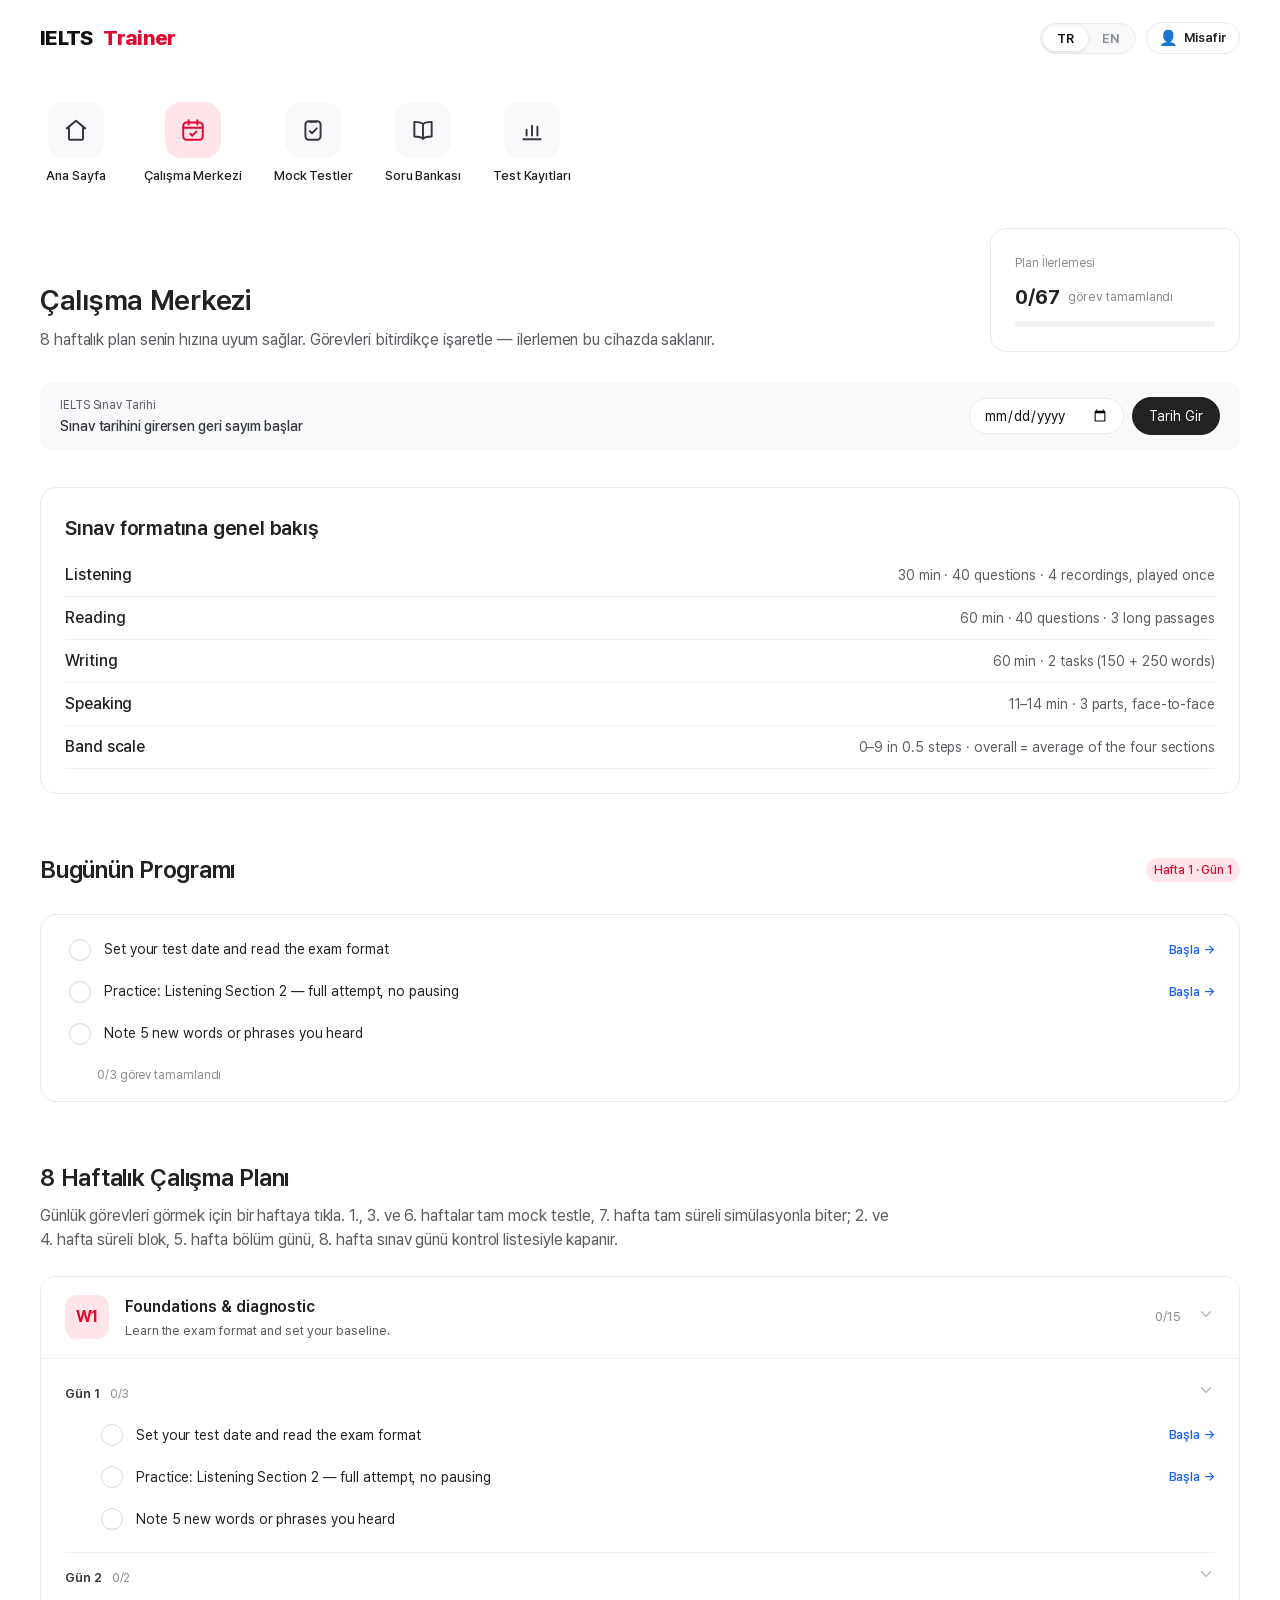
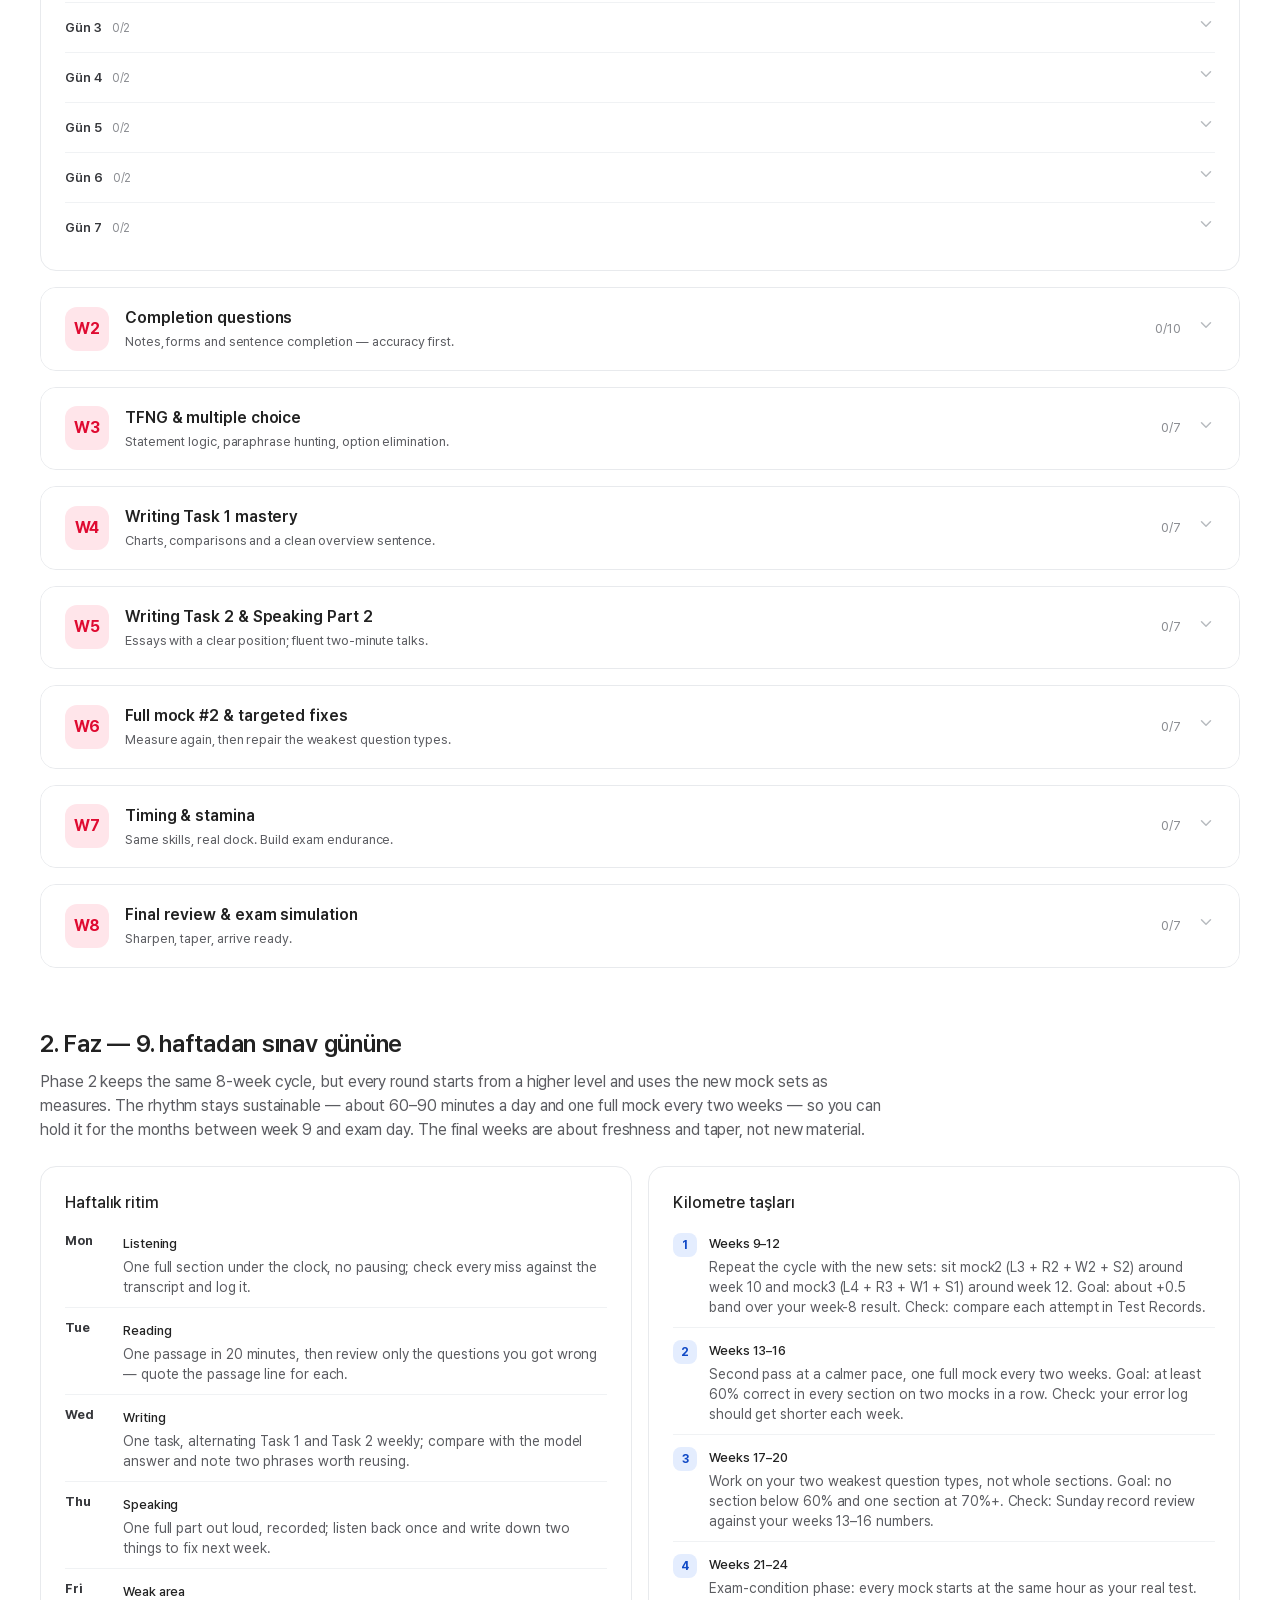
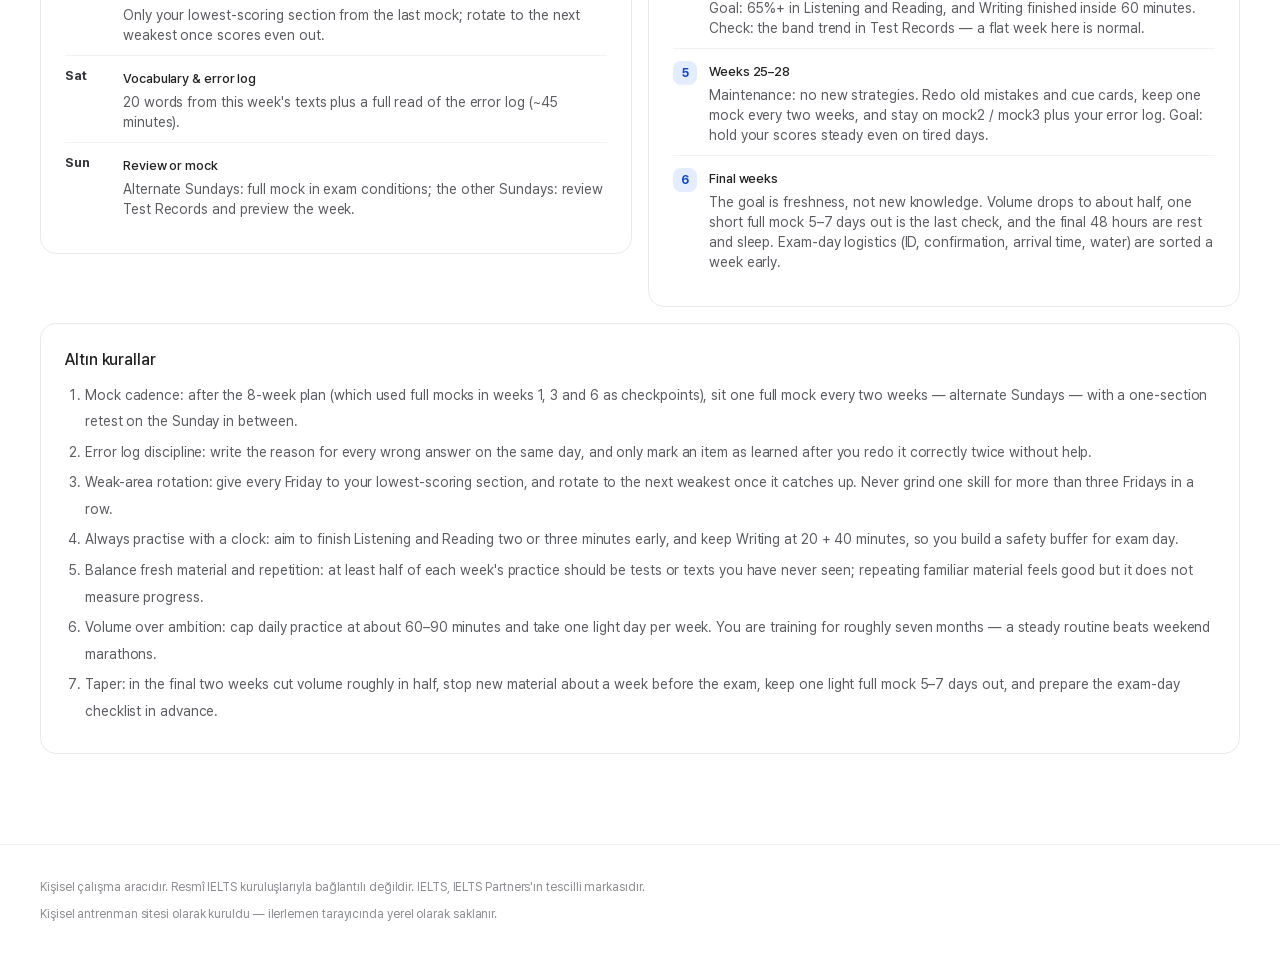
<file: study-center.html>
<!DOCTYPE html>
<html lang="tr">
<head>
  <meta charset="UTF-8">
  <meta name="viewport" content="width=device-width, initial-scale=1">
  <title>IELTS Trainer — Study Center</title>
  <link rel="stylesheet" href="assets/css/app.css">
  <link rel="icon" href="assets/favicon.svg" type="image/svg+xml">
</head>
<body data-page="study">
  <header id="hdr" class="site-header"></header>
  <div class="container"><nav class="app-nav" id="nav" aria-label="Main"></nav></div>

  <main class="container">
    <div class="page-head">
      <div>
        <h1 class="st2d" data-i18n="study.title" style="margin:0"></h1>
        <p class="sub" data-i18n="study.sub"></p>
      </div>
      <div class="card card-pad" style="min-width:250px">
        <div class="c2r g500" data-i18n="study.progressTitle"></div>
        <div class="flex items-center gap8 mt8">
          <b class="at1b" id="progText">0/0</b>
          <span class="c1r g500" data-i18n="study.progressTotal"></span>
        </div>
        <div class="pbar mt8"><i id="progFill" style="width:0%"></i></div>
      </div>
    </div>

    <div class="sc-top">
      <div class="date-card">
        <div>
          <div class="lbl" data-i18n="study.testDateLbl"></div>
          <div class="val" id="dateVal" data-i18n="study.testDateUnset"></div>
        </div>
        <div class="flex gap8 items-center wrap">
          <input type="date" class="date-input" id="dateInput" aria-label="IELTS test date">
          <button class="btn btn-black" id="dateSave" data-i18n="study.enterDate"></button>
        </div>
      </div>
    </div>

    <section class="section" id="format" style="margin-top:36px">
      <div class="card card-pad">
        <h2 class="st4d" data-i18n="study.formatTitle" style="margin:0 0 10px">Exam format at a glance</h2>
        <div id="formatRows"></div>
      </div>
    </section>

    <section class="section">
      <div class="section-head">
        <h2 class="st3d" data-i18n="study.todayTitle" style="margin:0"></h2>
        <span class="chip chip-red" id="todayChip"></span>
      </div>
      <div class="today-panel" id="todayPanel" style="padding-top:14px"></div>
    </section>

    <section class="section">
      <h2 class="st3d" data-i18n="study.planTitle" style="margin:0 0 6px"></h2>
      <p class="section-desc" data-i18n="study.planSub" style="margin:0 0 24px"></p>
      <div id="planWrap"></div>
    </section>

    <section class="section" id="phase2Wrap"></section>
  </main>

  <footer id="footer" class="site-footer"></footer>

  <script src="assets/js/i18n.js"></script>
  <script src="assets/js/data.js"></script>
  <script src="assets/js/extra-listening.js"></script>
  <script src="assets/js/extra-reading.js"></script>
  <script src="assets/js/extra-writing.js"></script>
  <script src="assets/js/extra-speaking.js"></script>
  <script src="assets/js/extra-plan.js"></script>
  <script src="assets/js/extra-listening2.js"></script>
  <script src="assets/js/extra-listening3.js"></script>
  <script src="assets/js/extra-listening4.js"></script>
  <script src="assets/js/extra-reading2.js"></script>
  <script src="assets/js/extra-reading3.js"></script>
  <script src="assets/js/extra-reading4.js"></script>
  <script src="assets/js/extra-writing2.js"></script>
  <script src="assets/js/extra-writing3.js"></script>
  <script src="assets/js/extra-speaking2.js"></script>
  <script src="assets/js/extra-speaking3.js"></script>
  <script src="assets/js/app.js"></script>
  <script src="assets/js/profiles.js"></script>
  <script>
    (function () {
      var A = window.APP, D = window.APP_DATA;
      var openWeeks = new Set();
      var openDays = new Set();

      function planStats() {
        var total = 0;
        D.PLAN.weeks.forEach(function (w) { w.days.forEach(function (d) { total += d.length; }); });
        return { total: total };
      }
      function checks() { return A.getPlanChecks(); }
      function taskId(w, d, i) { return "w" + w + "d" + d + "t" + i; }

      function currentDay() {
        var started = localStorage.getItem(A.LS.started) || A.todayISO();
        var sd = new Date(started + "T09:00:00");
        var now = new Date();
        var a = new Date(now.getFullYear(), now.getMonth(), now.getDate());
        var diff = Math.floor((a - sd) / 86400000) + 1;
        return Math.min(Math.max(diff, 1), 56);
      }

      function renderProgress() {
        var ch = checks();
        var st = planStats();
        A.qs("#progText").textContent = ch.size + "/" + st.total;
        A.qs("#progFill").style.width = (st.total ? Math.round(ch.size / st.total * 100) : 0) + "%";
      }

      function renderDate() {
        var val = A.getTestDate();
        var left = A.daysUntil(val);
        var el = A.qs("#dateVal");
        el.removeAttribute("data-i18n");
        if (!val) {
          el.setAttribute("data-i18n", "study.testDateUnset");
          el.textContent = A.t("study.testDateUnset");
        } else {
          el.textContent = A.fmtDate(val) + (left != null && left >= 0 ? " · " + left + " " + A.t("study.daysLeft") : "");
        }
        A.qs("#dateInput").value = val || "";
      }

      function renderFormat() {
        A.qs("#formatRows").innerHTML = D.PLAN.examFacts.map(function (f) {
          return '<div class="flex items-center justify-between wrap gap8" style="padding:9px 0;border-bottom:1px solid var(--gray100)">' +
            '<b class="b3m" style="min-width:130px">' + A.esc(f.k) + '</b>' +
            '<span class="b3r g600" style="flex:1;min-width:220px;text-align:right">' + A.esc(f.v) + '</span></div>';
        }).join("");
      }

      function renderToday() {
        var day = currentDay();
        var w = Math.ceil(day / 7), d = ((day - 1) % 7) + 1;
        var week = D.PLAN.weeks[w - 1];
        var tasks = week.days[d - 1];
        var ch = checks();
        var done = 0;
        var rows = tasks.map(function (t, i) {
          var id = taskId(w, d, i);
          var isDone = ch.has(id);
          if (isDone) done++;
          return '<div class="task">' +
            '<input type="checkbox" class="ck" data-task="' + id + '"' + (isDone ? " checked" : "") + '>' +
            '<label class="' + (isDone ? "done" : "") + '">' + A.esc(t[0]) + '</label>' +
            (t[1] ? '<a class="link" href="' + t[1] + '">' + A.esc(A.t("common.start")) + ' →</a>' : "") +
            '</div>';
        }).join("");
        A.qs("#todayChip").textContent = A.t("study.week") + " " + w + " · " + A.t("study.day") + " " + d;
        A.qs("#todayPanel").innerHTML = rows +
          '<div class="c2r g500" style="padding:10px 0 0 32px">' + done + "/" + tasks.length + " " + A.esc(A.t("study.tasksDone")) + "</div>";
      }

      function renderPlan() {
        var ch = checks();
        A.qs("#planWrap").innerHTML = D.PLAN.weeks.map(function (w) {
          var total = 0, done = 0;
          w.days.forEach(function (d, di) {
            d.forEach(function (t, ti) {
              total++;
              if (ch.has(taskId(w.n, di + 1, ti))) done++;
            });
          });
          var open = openWeeks.has(w.n) || (currentDay() >= (w.n - 1) * 7 + 1 && currentDay() <= w.n * 7 && !openWeeks.size);
          var daysHtml = w.days.map(function (tasks, di) {
            var dnum = di + 1;
            var dTotal = tasks.length;
            var dDone = 0;
            var tasksHtml = tasks.map(function (t, ti) {
              var id = taskId(w.n, dnum, ti);
              var isDone = ch.has(id);
              if (isDone) dDone++;
              return '<div class="task">' +
                '<input type="checkbox" class="ck" data-task="' + id + '"' + (isDone ? " checked" : "") + '>' +
                '<label class="' + (isDone ? "done" : "") + '">' + A.esc(t[0]) + '</label>' +
                (t[1] ? '<a class="link" href="' + t[1] + '">' + A.esc(A.t("common.start")) + ' →</a>' : "") +
                '</div>';
            }).join("");
            var dOpen = openDays.has(w.n + "-" + dnum) || dnum === ((currentDay() - 1) % 7) + 1 && w.n === Math.ceil(currentDay() / 7) && !openDays.size;
            return '<div class="day-row' + (dOpen ? " open" : "") + '" data-day="' + w.n + '-' + dnum + '">' +
              '<div class="day-head">' +
              '<span class="dnum">' + A.t("study.day") + " " + dnum + "</span>" +
              '<span class="dprog">' + dDone + "/" + dTotal + "</span>" +
              '<span style="margin-left:auto;color:var(--gray400)">' + A.ICONS.chev + "</span>" +
              "</div>" +
              '<div class="day-tasks">' + tasksHtml + "</div>" +
              "</div>";
          }).join("");
          return '<div class="week-card' + (open ? " open" : "") + '" data-week="' + w.n + '">' +
            '<div class="week-head">' +
            '<div class="week-badge">W' + w.n + "</div>" +
            '<div class="t"><h3>' + A.esc(w.theme) + "</h3><p>" + A.esc(w.desc) + "</p></div>" +
            '<span class="c1r g500">' + done + "/" + total + "</span>" +
            '<span style="color:var(--gray400)">' + A.ICONS.chev + "</span>" +
            "</div>" +
            '<div class="week-body">' + daysHtml + "</div>" +
            "</div>";
        }).join("");
      }

      /* I8: PLAN.phase2 — 8 haftanın devamı (görev/ilerleme sayacına DAHİL EDİLMEZ) */
      function renderPhase2() {
        var el = A.qs("#phase2Wrap");
        var p2 = D.PLAN.phase2;
        if (!p2) { el.innerHTML = ""; return; }
        var html = '<h2 class="st3d" data-i18n="study.phase2Title" style="margin:0 0 6px"></h2>';
        html += '<p class="section-desc" style="margin:0 0 24px">' + A.esc(p2.desc) + "</p>";
        html += '<div class="phase2-grid">';
        html += '<div class="card card-pad"><b class="b3m" data-i18n="study.phase2Rhythm" style="display:block;margin:0 0 6px"></b>';
        p2.rhythm.forEach(function (r) {
          html += '<div class="rhythm-row"><span class="rd">' + A.esc(r.day) + '</span><div class="rb"><b class="b4m">' + A.esc(r.focus) + '</b><p class="b3r g600" style="margin:2px 0 0">' + A.esc(r.detail) + "</p></div></div>";
        });
        html += "</div>";
        html += '<div class="card card-pad"><b class="b3m" data-i18n="study.phase2Milestones" style="display:block;margin:0 0 6px"></b>';
        p2.milestones.forEach(function (m, i) {
          html += '<div class="ms-row"><span class="mi">' + (i + 1) + '</span><div class="rb"><b class="b4m">' + A.esc(m.label) + '</b><p class="b3r g600" style="margin:2px 0 0">' + A.esc(m.body) + "</p></div></div>";
        });
        html += "</div></div>";
        html += '<div class="card card-pad mt16"><b class="b3m" data-i18n="study.phase2Rules" style="display:block"></b>';
        html += '<ol class="b3r g600" style="margin:10px 0 0;padding-left:20px;line-height:1.9">';
        p2.rules.forEach(function (r) { html += "<li style='margin-bottom:4px'>" + A.esc(r) + "</li>"; });
        html += "</ol></div>";
        el.innerHTML = html;
      }

      function renderAll() {
        renderProgress(); renderDate(); renderFormat(); renderToday(); renderPlan(); renderPhase2();
        A.applyI18n(document);
      }

      document.addEventListener("DOMContentLoaded", function () {
        openWeeks.add(Math.ceil(currentDay() / 7));
        renderAll();

        A.qs("#dateSave").addEventListener("click", function () {
          var v = A.qs("#dateInput").value;
          A.saveTestDate(v);
          renderDate();
          A.toast(A.t("toast.dateSaved"));
        });

        document.addEventListener("change", function (e) {
          var ck = e.target.closest("input.ck[data-task]");
          if (!ck) return;
          A.togglePlanCheck(ck.getAttribute("data-task"), ck.checked);
          renderProgress();
          var dayRow = ck.closest(".day-row");
          if (dayRow) {
            var inputs = A.qsa("input.ck", dayRow);
            var done = inputs.filter(function (x) { return x.checked; }).length;
            var prog = A.qs(".dprog", dayRow);
            if (prog) prog.textContent = done + "/" + inputs.length;
            var weekCard = dayRow.closest(".week-card");
            if (weekCard) {
              var allW = A.qsa("input.ck", weekCard);
              var doneW = allW.filter(function (x) { return x.checked; }).length;
              var wSpan = A.qs(".week-head .c1r", weekCard);
              if (wSpan) wSpan.textContent = doneW + "/" + allW.length;
            }
          }
          A.qsa('.task label').forEach(function (lb) { lb.classList.remove("done"); });
          A.qsa('input.ck[data-task]:checked').forEach(function (x) {
            var lb = x.nextElementSibling; if (lb && lb.tagName === "LABEL") lb.classList.add("done");
          });
          A.toast(A.t("toast.planSaved"));
        });

        document.addEventListener("click", function (e) {
          var wh = e.target.closest(".week-head");
          if (wh) {
            var card = wh.parentElement;
            var n = parseInt(card.getAttribute("data-week"), 10);
            if (card.classList.toggle("open")) openWeeks.add(n); else openWeeks.delete(n);
            return;
          }
          var dh = e.target.closest(".day-head");
          if (dh) {
            var row = dh.parentElement;
            var key = row.getAttribute("data-day");
            if (row.classList.toggle("open")) openDays.add(key); else openDays.delete(key);
          }
        });

        document.addEventListener("langchange", renderAll);
      });
    })();
  </script>
</body>
</html>
</file>
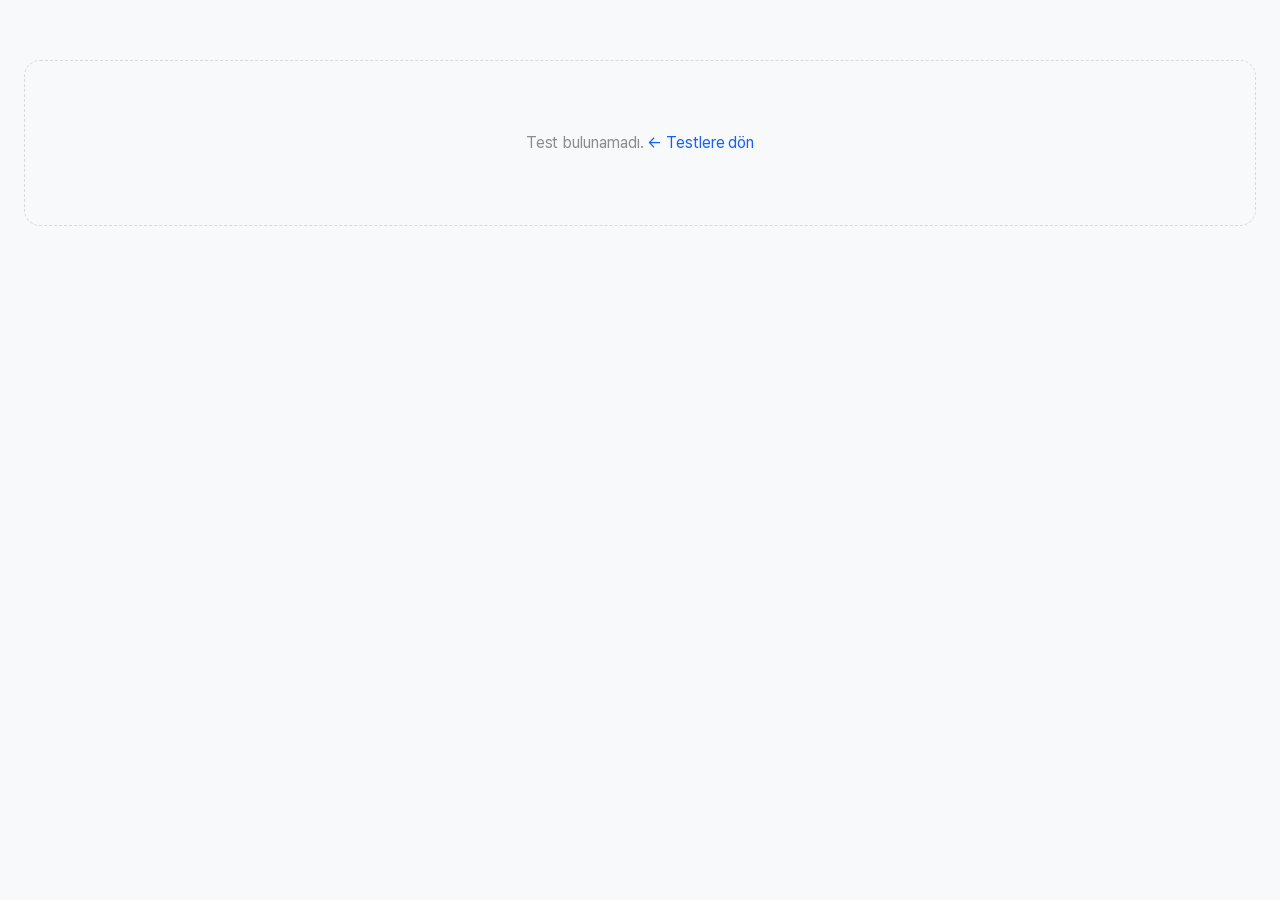
<file: test.html>
<!DOCTYPE html>
<html lang="tr">
<head>
  <meta charset="UTF-8">
  <meta name="viewport" content="width=device-width, initial-scale=1">
  <title>IELTS Trainer — Test</title>
  <link rel="stylesheet" href="assets/css/app.css">
  <link rel="icon" href="assets/favicon.svg" type="image/svg+xml">
</head>
<body class="player" data-page="test">
  <div class="player-top">
    <div class="inner">
      <div style="display:flex;align-items:center;gap:14px;min-width:0">
        <a class="btn btn-ghost btn-sm" href="mock-tests.html" id="btnLeave" data-i18n="player.leave"></a>
        <div class="player-title" id="playerTitle"></div>
      </div>
      <div class="section-chips" id="secChips"></div>
      <div style="display:flex;align-items:center;gap:10px">
        <div class="lang-toggle sm" id="langToggle" role="group" aria-label="Language">
          <button type="button" data-lang="tr">TR</button><button type="button" data-lang="en">EN</button>
        </div>
        <div class="timer" id="timer">--:--</div>
        <button class="btn btn-red" id="btnSubmitTop" data-i18n="player.submit"></button>
      </div>
    </div>
  </div>

  <div class="player-body">
    <div class="player-main">
      <aside class="answer-rail hidden" id="rail">
        <div class="flex items-center justify-between mb8">
          <b class="b4m" data-i18n="player.answerSheet"></b>
          <span class="c2r g500" id="railProgress"></span>
        </div>
        <div class="q-grid" id="qGrid"></div>
        <div class="rail-legend">
          <span><i class="k dark"></i><span data-i18n="player.legendAnswered"></span></span>
          <span><i class="k cur"></i><span data-i18n="player.legendCurrent"></span></span>
          <span><i class="k flag"></i><span data-i18n="player.legendFlag"></span></span>
        </div>
      </aside>
      <section id="stage" style="flex:1;min-width:0"></section>
    </div>
  </div>

  <div class="section-cta">
    <button class="btn btn-ghost" id="btnPrev" data-i18n="player.prev"></button>
    <button class="btn btn-blue" id="btnNext"></button>
  </div>

  <script src="assets/js/i18n.js"></script>
  <script src="assets/js/data.js"></script>
  <script src="assets/js/extra-listening.js"></script>
  <script src="assets/js/extra-reading.js"></script>
  <script src="assets/js/extra-writing.js"></script>
  <script src="assets/js/extra-speaking.js"></script>
  <script src="assets/js/extra-plan.js"></script>
  <script src="assets/js/extra-listening2.js"></script>
  <script src="assets/js/extra-listening3.js"></script>
  <script src="assets/js/extra-listening4.js"></script>
  <script src="assets/js/extra-reading2.js"></script>
  <script src="assets/js/extra-reading3.js"></script>
  <script src="assets/js/extra-reading4.js"></script>
  <script src="assets/js/extra-writing2.js"></script>
  <script src="assets/js/extra-writing3.js"></script>
  <script src="assets/js/extra-speaking2.js"></script>
  <script src="assets/js/extra-speaking3.js"></script>
  <script src="assets/js/app.js"></script>
  <script src="assets/js/player.js"></script>
</body>
</html>
</file>
<file: assets/css/app.css>
/* ============================================================
   IELTS Trainer — design system (TestGlider IELTS türevi)
   Tokenlar TestGlider CSS'inden birebir çıkarıldı:
   gray50..800, blue700 #175FFC, red700 #DF0A31, Pretendard,
   radius 8-24, pill butonlar, kare pastel mock kartları.
   ============================================================ */

@font-face {
  font-family: "Pretendard";
  src: url("../fonts/PretendardVariable.woff2") format("woff2-variations");
  font-weight: 45 920;
  font-style: normal;
  font-display: swap;
}

:root {
  --font: "Pretendard", -apple-system, "Segoe UI", system-ui, sans-serif;
  --black: #222222;
  --ink: #111114;
  --gray50: #F7F9FB;
  --gray100: #F0F2F4;
  --gray200: #E8EAED;
  --gray300: #D7DADE;
  --gray400: #B8BCC0;
  --gray500: #8A8C91;
  --gray600: #5B5C61;
  --gray700: #4A4B4D;
  --gray800: #36373B;
  --blue700: #175FFC;
  --blue800: #114AC6;
  --blue100: #E4EDFE;
  --red700: #DF0A31;
  --red800: #D7000D;
  --red100: #FFE5EA;
  --green700: #1E9E4B;
  --green100: #E3F6E9;
  --amber700: #B87700;
  --amber100: #FFF3D6;
  --shadow-card: 0 2px 16px rgba(0, 0, 0, .12);
  --shadow-4dp: 0 2px 8px rgba(0, 0, 0, .10), 0 4px 16px rgba(0, 0, 0, .06);
  --radius: 16px;
}

* { box-sizing: border-box; }
html { scroll-behavior: smooth; }
body {
  margin: 0; padding: 0; background: #fff; color: var(--black);
  font-family: var(--font); font-size: 16px; line-height: 1.5;
  letter-spacing: -.005em; -webkit-font-smoothing: antialiased;
}
a { color: inherit; text-decoration: none; }
button { font-family: inherit; }
img { max-width: 100%; }

/* ---------- type scale (TestGlider tokenları) ---------- */
.st1d { font-size: 2rem; line-height: 3rem; letter-spacing: -.02em; font-weight: 600; }
.st2d { font-size: 1.75rem; line-height: 2.75rem; letter-spacing: -.01em; font-weight: 600; }
.st3d { font-size: 1.5rem; line-height: 2.5rem; letter-spacing: -.01em; font-weight: 600; }
.st4d { font-size: 1.25rem; line-height: 2rem; letter-spacing: -.01em; font-weight: 600; }
.at1b { font-size: 1.25rem; line-height: 2rem; font-weight: 700; letter-spacing: -.005em; }
.at2b { font-size: 1.625rem; line-height: 2.5rem; font-weight: 700; letter-spacing: -.01em; }
.b1r { font-size: 1.25rem; line-height: 1.875rem; letter-spacing: -.01em; font-weight: 400; }
.b2r { font-size: 1rem; line-height: 1.5rem; letter-spacing: -.005em; font-weight: 400; }
.b3r { font-size: .875rem; line-height: 1.25rem; font-weight: 400; }
.b3m { font-size: 1rem; line-height: 1.5rem; letter-spacing: -.005em; font-weight: 500; }
.b4d { font-size: .875rem; line-height: 1.25rem; font-weight: 400; }
.b4m { font-size: .8125rem; line-height: 1.25rem; font-weight: 500; }
.b12m { font-size: .75rem; line-height: 1.25rem; font-weight: 500; }
.c1r { font-size: .8125rem; line-height: 1.25rem; font-weight: 400; }
.c2r, .c2d { font-size: .75rem; line-height: 1.25rem; font-weight: 400; }
.g500 { color: var(--gray500); } .g600 { color: var(--gray600); } .g400 { color: var(--gray400); }
@media (max-width: 600px) {
  .st1d { font-size: 1.5rem; line-height: 2.25rem; letter-spacing: -.015em; }
  .st2d { font-size: 1.375rem; line-height: 2rem; letter-spacing: -.014em; }
  .st3d { font-size: 1.25rem; line-height: 1.75rem; }
  .at2b { font-size: 1.125rem; line-height: 1.75rem; }
}

/* ---------- layout ---------- */
.container { max-width: 1280px; margin: 0 auto; padding: 0 40px; }
@media (max-width: 960px) { .container { padding: 0 20px; } }
main { min-height: 60vh; padding-bottom: 80px; }

/* ---------- header ---------- */
.site-header { position: sticky; top: 0; z-index: 60; background: #fff; }
.site-header.scrolled { box-shadow: 0 1px 0 var(--gray200); }
.header-inner { display: flex; align-items: center; justify-content: space-between; height: 76px; gap: 16px; }
.logo { display: flex; align-items: baseline; gap: 6px; font-weight: 800; font-size: 21px; letter-spacing: -.03em; color: var(--ink); }
.logo b { color: var(--red700); font-weight: 800; }
.header-right { display: flex; align-items: center; gap: 10px; }

/* lang toggle */
.lang-toggle { display: inline-flex; border: 1px solid var(--gray200); border-radius: 999px; padding: 2px; background: var(--gray50); }
.lang-toggle button { border: 0; background: transparent; cursor: pointer; padding: 5px 14px; border-radius: 999px; font-size: .8125rem; font-weight: 600; color: var(--gray500); transition: all .15s; }
.lang-toggle button.on { background: #fff; color: var(--ink); box-shadow: 0 1px 4px rgba(0,0,0,.12); }

/* ---------- app nav (ikon rayı — TG patterni) ---------- */
.app-nav { padding: 26px 0 6px; }
.app-nav ul { list-style: none; margin: 0; padding: 0; display: flex; align-items: center; gap: 32px; flex-wrap: wrap; }
.app-nav .nav-item { display: flex; flex-direction: column; align-items: center; gap: 8px; min-width: 72px; cursor: pointer; }
.app-nav .nav-ico { width: 56px; height: 56px; border-radius: 16px; background: var(--gray50); display: flex; align-items: center; justify-content: center; color: var(--gray800); transition: box-shadow .2s, transform .2s, background .2s, color .2s; }
.app-nav .nav-item:hover .nav-ico { transform: translateY(-2px); box-shadow: var(--shadow-4dp); }
.app-nav .nav-item.active .nav-ico { background: var(--red100); color: var(--red700); }
.app-nav .nav-label { font-size: .8125rem; font-weight: 500; color: var(--black); white-space: nowrap; }
@media (max-width: 960px) {
  .app-nav ul { gap: 8px; }
  .app-nav .nav-item { min-width: 60px; }
  .app-nav .nav-ico { width: 44px; height: 44px; border-radius: 12px; }
}

/* ---------- pill buttons ---------- */
.btn { display: inline-flex; align-items: center; justify-content: center; gap: 6px; white-space: nowrap; cursor: pointer; border-radius: 999px; padding: 8px 16px; font-size: .875rem; line-height: 1.25rem; border: 1px solid transparent; transition: background-color .15s, border-color .15s, color .15s; }
.btn-blue { background: var(--blue700); border-color: var(--blue700); color: #fff; }
.btn-blue:hover { background: var(--blue800); border-color: var(--blue800); }
.btn-red { background: var(--red700); border-color: var(--red700); color: #fff; }
.btn-red:hover { background: var(--red800); border-color: var(--red800); }
.btn-black { background: var(--black); border-color: var(--black); color: #fff; }
.btn-black:hover { background: var(--gray700); border-color: var(--gray700); }
.btn-ghost { background: #fff; border-color: var(--gray200); color: var(--black); }
.btn-ghost:hover { background: var(--gray50); }
.btn-lg { padding: 12px 24px; font-size: 1rem; }
.btn-sm { padding: 5px 12px; font-size: .8125rem; }
.btn:disabled { background: var(--gray100); border-color: var(--gray100); color: var(--gray300); cursor: not-allowed; }

/* ---------- chips ---------- */
.chip { display: inline-flex; align-items: center; gap: 4px; border-radius: 12px; padding: 2px 8px; font-size: .75rem; line-height: 1.25rem; font-weight: 500; background: #fff; color: var(--gray800); }
.chip-line { background: transparent; border: 1px solid var(--gray200); color: var(--gray600); }
.chip-red { background: var(--red100); color: var(--red700); }
.chip-blue { background: var(--blue100); color: var(--blue800); }
.chip-green { background: var(--green100); color: var(--green700); }
.chip-amber { background: var(--amber100); color: var(--amber700); }
.chip-gray { background: var(--gray100); color: var(--gray600); }

/* ---------- page head ---------- */
.page-head { display: flex; flex-wrap: wrap; align-items: flex-end; justify-content: space-between; gap: 20px; margin: 36px 0 26px; }
.page-head .sub { margin: 6px 0 0; color: var(--gray600); max-width: 720px; }

/* ---------- mock test cards (kare pastel) ---------- */
.mock-grid { display: flex; flex-wrap: wrap; justify-content: center; gap: 32px; list-style: none; margin: 0; padding: 0; }
.mock-item { display: block; flex: 0 0 calc((100% - 64px) / 3); }
@media (max-width: 1279px) { .mock-grid { gap: 28px; } .mock-item { flex-basis: calc((100% - 56px) / 3); } }
@media (max-width: 960px) { .mock-grid { gap: 24px; } .mock-item { flex-basis: calc((100% - 24px) / 2); } }
@media (max-width: 640px) { .mock-grid { gap: 20px; } .mock-item { flex-basis: 100%; } }
.mock-card { display: block; position: relative; aspect-ratio: 1 / 1; border-radius: 24px; padding: 24px; cursor: pointer; transition: transform .3s, box-shadow .3s; overflow: hidden; }
.mock-card:hover { transform: translateY(-12px); box-shadow: var(--shadow-card); }
.mock-card.is-soon { cursor: default; }
.mock-card.is-soon:hover { transform: none; box-shadow: none; }
.mock-card .mascot { position: absolute; right: 14px; bottom: 96px; font-size: 84px; line-height: 1; filter: drop-shadow(0 6px 12px rgba(0,0,0,.10)); user-select: none; }
.mock-card h2 { margin: 0 0 20px; font-size: 1.625rem; line-height: 2.5rem; font-weight: 700; letter-spacing: -.01em; color: #000; position: relative; }
.mock-card .badges { display: flex; flex-wrap: wrap; gap: 8px; position: relative; }
.mock-card .bottom-bar { position: absolute; left: 16px; right: 16px; bottom: 16px; display: flex; flex-direction: column; align-items: flex-start; gap: 4px; background: rgba(255,255,255,.6); -webkit-backdrop-filter: blur(6px); backdrop-filter: blur(6px); border-radius: 20px; padding: 12px 16px; }
.mock-card .bottom-bar .row { display: flex; align-items: center; gap: 4px; color: var(--gray800); font-size: .75rem; }
.mock-card .coming-overlay { position: absolute; inset: 0; border-radius: 24px; background: rgba(255,255,255,.5); -webkit-backdrop-filter: blur(1.5px); backdrop-filter: blur(1.5px); display: flex; align-items: center; justify-content: center; font-weight: 700; color: var(--gray700); font-size: 1rem; letter-spacing: -.01em; text-align: center; padding: 0 16px; }

/* ---------- section blocks ---------- */
.section { margin: 56px 0 0; }
.section-head { display: flex; flex-wrap: wrap; align-items: center; justify-content: space-between; gap: 12px; margin: 0 0 24px; }
.section-desc { color: var(--gray600); margin: -14px 0 24px; max-width: 860px; }

/* ---------- generic cards ---------- */
.card { background: #fff; border: 1px solid var(--gray200); border-radius: 16px; }
.card-pad { padding: 24px; }
.hoverable { transition: box-shadow .2s, transform .2s; }
.hoverable:hover { box-shadow: var(--shadow-4dp); transform: translateY(-2px); }

/* ---------- list rows (task / practice) ---------- */
.row-list { list-style: none; margin: 0; padding: 0; }
.row { display: flex; align-items: center; justify-content: space-between; gap: 12px; padding: 18px 0; border-bottom: 1px solid var(--gray100); }
.row:last-child { border-bottom: 0; }
.row .left { display: flex; align-items: center; gap: 12px; min-width: 0; }
.row .thumb { width: 44px; height: 44px; border-radius: 12px; background: var(--gray50); display: flex; align-items: center; justify-content: center; font-size: 22px; flex-shrink: 0; }
.row .title { min-width: 0; }
.row .meta { display: flex; flex-wrap: wrap; gap: 6px; margin-top: 4px; }

/* practice question grid */
.practice-grid { display: grid; grid-template-columns: repeat(2, 1fr); gap: 20px; }
@media (max-width: 640px) { .practice-grid { grid-template-columns: 1fr; } }

/* checkbox */
.ck { appearance: none; width: 22px; height: 22px; border: 1.6px solid var(--gray300); border-radius: 999px; cursor: pointer; display: inline-flex; align-items: center; justify-content: center; flex-shrink: 0; position: relative; transition: all .15s; background: #fff; }
.ck:checked { background-color: var(--blue700); border-color: var(--blue700);
  background-image: url("data:image/svg+xml;utf8,<svg xmlns='http://www.w3.org/2000/svg' width='12' height='12' viewBox='0 0 24 24' fill='none' stroke='white' stroke-width='3.6' stroke-linecap='round' stroke-linejoin='round'><path d='m5 12.5 4.5 4.5L19 7'/></svg>");
  background-repeat: no-repeat; background-position: center; background-size: 12px 12px; }
.ck:focus-visible { outline: 2px solid var(--blue100); }

/* progress bar */
.pbar { height: 6px; border-radius: 999px; background: var(--gray100); overflow: hidden; }
.pbar > i { display: block; height: 100%; border-radius: 999px; background: var(--red700); transition: width .3s; }
.pbar.blue > i { background: var(--blue700); }

/* ---------- study center ---------- */
.sc-top { display: flex; flex-wrap: wrap; gap: 20px; align-items: stretch; margin: 30px 0 26px; }
.date-card { display: flex; align-items: center; justify-content: space-between; gap: 28px; border-radius: 12px; background: var(--gray50); padding: 14px 20px; min-width: 320px; flex: 1; }
.date-card .lbl { font-size: .75rem; color: var(--gray600); }
.date-card .val { font-size: .875rem; font-weight: 500; color: var(--gray800); margin-top: 2px; }
.date-input { border: 1px solid var(--gray200); border-radius: 999px; padding: 8px 14px; font-family: inherit; font-size: .875rem; color: var(--ink); background: #fff; }
.week-card { border: 1px solid var(--gray200); border-radius: 16px; margin-bottom: 16px; overflow: hidden; }
.week-head { display: flex; align-items: center; gap: 16px; padding: 18px 24px; cursor: pointer; background: #fff; }
.week-head:hover { background: var(--gray50); }
.week-badge { width: 44px; height: 44px; border-radius: 12px; background: var(--red100); color: var(--red700); font-weight: 700; display: flex; align-items: center; justify-content: center; flex-shrink: 0; }
.week-head .t { flex: 1; min-width: 0; }
.week-head .t h3 { margin: 0; font-size: 1rem; font-weight: 600; }
.week-head .t p { margin: 2px 0 0; font-size: .8125rem; color: var(--gray600); }
.week-body { display: none; border-top: 1px solid var(--gray100); padding: 10px 24px 18px; }
.week-card.open .week-body { display: block; }
.day-row { padding: 12px 0; border-bottom: 1px solid var(--gray100); }
.day-row:last-child { border-bottom: 0; }
.day-head { display: flex; align-items: center; gap: 10px; cursor: pointer; }
.day-head .dnum { font-size: .8125rem; font-weight: 600; color: var(--gray800); }
.day-head .dprog { font-size: .75rem; color: var(--gray500); }
.day-tasks { margin: 8px 0 0 32px; display: none; }
.day-row.open .day-tasks { display: block; }
.task { display: flex; align-items: center; gap: 10px; padding: 7px 0; }
.task label { flex: 1; font-size: .875rem; cursor: pointer; min-width: 0; }
.task label.done { color: var(--gray400); text-decoration: line-through; }
.task .link { font-size: .8125rem; color: var(--blue700); font-weight: 500; white-space: nowrap; }
.task .link:hover { text-decoration: underline; }
.today-panel { border: 1px solid var(--gray200); border-radius: 16px; padding: 4px 24px 16px; }

/* ---------- player ---------- */
body.player { background: var(--gray50); }
.player-top { position: sticky; top: 0; z-index: 70; background: #fff; border-bottom: 1px solid var(--gray200); }
.player-top .inner { display: flex; align-items: center; justify-content: space-between; gap: 16px; padding: 12px 24px; max-width: 1440px; margin: 0 auto; }
.player-title { font-weight: 600; font-size: .9375rem; }
.player-title small { display: block; font-weight: 400; color: var(--gray500); font-size: .75rem; }
.section-chips { display: flex; gap: 6px; flex-wrap: wrap; }
.s-chip { border-radius: 999px; padding: 4px 12px; font-size: .75rem; border: 1px solid var(--gray200); background: #fff; color: var(--gray500); cursor: default; }
.s-chip.done { border-color: var(--green700); color: var(--green700); background: var(--green100); }
.s-chip.now { border-color: var(--blue700); color: var(--blue700); background: var(--blue100); }
.timer { font-variant-numeric: tabular-nums; font-weight: 700; font-size: 1.125rem; padding: 6px 14px; border-radius: 999px; background: var(--gray100); color: var(--ink); }
.timer.warn { background: var(--red100); color: var(--red700); }
.player-body { max-width: 1440px; margin: 0 auto; padding: 20px 24px 120px; }
.answer-rail { position: sticky; top: 76px; align-self: start; background: #fff; border: 1px solid var(--gray200); border-radius: 16px; padding: 16px; width: 246px; flex-shrink: 0; }
.q-grid { display: grid; grid-template-columns: repeat(5, 1fr); gap: 8px; }
.q-btn { position: relative; aspect-ratio: 1; border-radius: 8px; border: 1.4px solid var(--gray300); background: #fff; color: var(--gray600); font-size: .8125rem; font-weight: 600; cursor: pointer; display: flex; align-items: center; justify-content: center; transition: all .12s; }
.q-btn:hover { border-color: var(--gray500); }
.q-btn.answered { background: var(--ink); border-color: var(--ink); color: #fff; }
.q-btn.current { box-shadow: 0 0 0 2px #fff, 0 0 0 4px var(--blue700); border-color: var(--blue700); }
.q-btn.flagged::after { content: ""; position: absolute; top: 3px; right: 3px; width: 7px; height: 7px; border-radius: 50%; background: var(--amber700); }
.q-btn.right { background: var(--green100); border-color: var(--green700); color: var(--green700); }
.q-btn.wrong { background: var(--red100); border-color: var(--red700); color: var(--red700); }
.rail-legend { margin-top: 14px; display: flex; flex-direction: column; gap: 6px; color: var(--gray500); font-size: .75rem; }
.rail-legend .k { display: inline-block; width: 12px; height: 12px; border-radius: 4px; margin-right: 6px; vertical-align: -1px; border: 1px solid var(--gray300); }
.rail-legend .k.dark { background: var(--ink); border-color: var(--ink); }
.rail-legend .k.flag { background: var(--amber700); border-color: var(--amber700); }
.rail-legend .k.cur { border-color: var(--blue700); box-shadow: 0 0 0 2px var(--blue100); }
.player-main { flex: 1; min-width: 0; display: flex; gap: 20px; align-items: flex-start; }
.reading-panes { display: grid; grid-template-columns: 1fr 1fr; gap: 20px; width: 100%; align-items: start; }
@media (max-width: 1100px) { .reading-panes { grid-template-columns: 1fr; } .answer-rail { position: static; width: 100%; } .player-main { flex-direction: column-reverse; } }
.passage-pane { background: #fff; border: 1px solid var(--gray200); border-radius: 16px; padding: 28px 32px; max-height: calc(100vh - 140px); overflow: auto; }
.passage-pane h1 { font-size: 1.375rem; margin: 0 0 16px; letter-spacing: -.01em; }
.passage-pane p { line-height: 1.8; margin: 0 0 14px; }
.passage-pane .para-tag { font-weight: 700; }
mark.hl { background: #FFF1A8; padding: 0 1px; border-radius: 2px; }
.question-pane { min-width: 0; display: flex; flex-direction: column; gap: 16px; max-height: calc(100vh - 140px); overflow: auto; padding-right: 2px; }
.qgroup { background: #fff; border: 1px solid var(--gray200); border-radius: 16px; padding: 22px 24px; }
.qgroup > h3 { margin: 0 0 4px; font-size: 1rem; font-weight: 700; }
.qgroup > .instr { margin: 0 0 16px; font-size: .8125rem; color: var(--gray600); }
.qitem { padding: 12px 0; border-bottom: 1px dashed var(--gray100); }
.qitem:last-child { border-bottom: 0; }
.qhead { display: flex; align-items: flex-start; gap: 10px; }
.qnum { flex-shrink: 0; width: 26px; height: 26px; border-radius: 8px; background: var(--gray100); color: var(--gray600); font-size: .8125rem; font-weight: 700; display: flex; align-items: center; justify-content: center; }
.qtext { flex: 1; min-width: 0; font-size: .9375rem; line-height: 1.6; }
.flag-btn { border: 0; background: transparent; cursor: pointer; color: var(--gray300); padding: 2px; }
.flag-btn.on { color: var(--amber700); }
.gap-input { border: 0; border-bottom: 1.5px solid var(--gray400); min-width: 130px; padding: 2px 6px; font-family: inherit; font-size: .9375rem; color: var(--blue800); font-weight: 600; background: transparent; }
.gap-input:focus { outline: none; border-bottom-color: var(--blue700); background: var(--blue100); }
.opts { margin: 10px 0 0 36px; display: flex; flex-direction: column; gap: 6px; }
.opt { display: flex; gap: 8px; align-items: flex-start; font-size: .875rem; cursor: pointer; padding: 8px 12px; border: 1px solid var(--gray100); border-radius: 10px; transition: background .12s, border-color .12s; }
.opt:hover { background: var(--gray50); }
.opt input { margin-top: 3px; accent-color: var(--blue700); }
.opt.sel { border-color: var(--blue700); background: var(--blue100); }
.tfng { display: flex; gap: 8px; margin: 10px 0 0 36px; flex-wrap: wrap; }
.tfng .opt { padding: 6px 14px; }
.audio-card { background: #fff; border: 1px solid var(--gray200); border-radius: 16px; padding: 20px 24px; display: flex; flex-direction: column; gap: 12px; }
.audio-card audio { width: 100%; }
.note-strip { display: flex; gap: 8px; align-items: center; color: var(--gray600); font-size: .8125rem; }
.writing-tabs { display: flex; gap: 8px; }
.wt { border: 1px solid var(--gray200); background: #fff; border-radius: 999px; padding: 7px 16px; font-size: .875rem; font-weight: 500; cursor: pointer; color: var(--gray600); }
.wt.on { border-color: var(--ink); color: var(--ink); background: var(--gray50); }
.prompt-card { background: #fff; border: 1px solid var(--gray200); border-radius: 16px; padding: 24px; }
.prompt-card .pt { font-weight: 700; margin: 0 0 10px; }
.writing-area { width: 100%; min-height: 320px; border: 1px solid var(--gray200); border-radius: 16px; padding: 18px; font-family: inherit; font-size: .9375rem; line-height: 1.7; resize: vertical; }
.writing-area:focus { outline: 2px solid var(--blue100); }
.wc { display: flex; justify-content: space-between; color: var(--gray500); font-size: .8125rem; margin-top: 8px; }
.sp-card { background: #fff; border: 1px solid var(--gray200); border-radius: 16px; padding: 24px; margin-bottom: 16px; }
.sp-timers { display: flex; gap: 10px; margin-top: 14px; flex-wrap: wrap; }
.sp-timer { font-variant-numeric: tabular-nums; background: var(--gray50); border-radius: 999px; padding: 8px 18px; font-weight: 700; font-size: 1.125rem; }
.section-cta { position: fixed; right: 24px; bottom: 24px; z-index: 80; display: flex; gap: 10px; }

/* ---------- result ---------- */
.band-hero { display: flex; flex-wrap: wrap; gap: 24px; align-items: center; background: #fff; border: 1px solid var(--gray200); border-radius: 24px; padding: 32px; margin: 30px 0; }
.band-big { min-width: 190px; text-align: center; }
.band-big .num { font-size: 4rem; font-weight: 800; letter-spacing: -.03em; color: var(--red700); line-height: 1; }
.band-big .lbl { color: var(--gray600); font-size: .8125rem; margin-top: 6px; }
.band-bars { flex: 1; min-width: 280px; display: flex; flex-direction: column; gap: 14px; }
.bbar { display: grid; grid-template-columns: 96px 1fr 74px; gap: 12px; align-items: center; }
.bbar .track { height: 10px; border-radius: 999px; background: var(--gray100); overflow: hidden; }
.bbar .fill { height: 100%; border-radius: 999px; background: var(--blue700); }
.bbar .val { text-align: right; font-weight: 700; font-variant-numeric: tabular-nums; }
.review-item { border: 1px solid var(--gray200); border-radius: 14px; padding: 16px 20px; margin-bottom: 12px; background: #fff; }
.review-item .top { display: flex; gap: 10px; align-items: center; flex-wrap: wrap; }
.ans-badge { border-radius: 8px; padding: 2px 10px; font-size: .8125rem; font-weight: 600; }
.ans-badge.ok { background: var(--green100); color: var(--green700); }
.ans-badge.no { background: var(--red100); color: var(--red700); }
.review-item .exp { margin: 10px 0 0; color: var(--gray600); font-size: .875rem; line-height: 1.65; }
.model-answer { background: var(--gray50); border: 1px dashed var(--gray300); border-radius: 12px; padding: 16px 20px; margin-top: 12px; display: none; }
.model-answer.open { display: block; }

/* ---------- records ---------- */
.stat-row { display: grid; grid-template-columns: repeat(4, 1fr); gap: 16px; margin: 24px 0; }
@media (max-width: 900px) { .stat-row { grid-template-columns: repeat(2, 1fr); } }
.stat { border: 1px solid var(--gray200); border-radius: 16px; padding: 18px 20px; }
.stat .k { color: var(--gray500); font-size: .75rem; }
.stat .v { font-size: 1.75rem; font-weight: 800; letter-spacing: -.02em; margin-top: 4px; }
table.tbl { width: 100%; border-collapse: collapse; font-size: .875rem; }
.tbl th { text-align: left; color: var(--gray500); font-weight: 500; font-size: .75rem; padding: 10px 12px; border-bottom: 1px solid var(--gray200); }
.tbl td { padding: 12px; border-bottom: 1px solid var(--gray100); }
.tbl tr:hover td { background: var(--gray50); }
.barchart { display: flex; align-items: flex-end; gap: 10px; height: 160px; padding: 12px 4px 0; }
.barchart .b { flex: 1; max-width: 64px; display: flex; flex-direction: column; align-items: center; gap: 6px; }
.barchart .b i { width: 100%; border-radius: 8px 8px 4px 4px; background: var(--blue700); }
.barchart .b b { font-size: .75rem; }
.barchart .b span { font-size: .6875rem; color: var(--gray500); }

/* ---------- modal + toast ---------- */
.overlay { position: fixed; inset: 0; background: rgba(17,17,20,.45); z-index: 200; display: flex; align-items: center; justify-content: center; padding: 20px; }
.overlay.hide { display: none; }
.modal { background: #fff; border-radius: 20px; padding: 28px; max-width: 460px; width: 100%; }
.modal h3 { margin: 0 0 8px; font-size: 1.125rem; }
.modal p { margin: 0 0 20px; color: var(--gray600); font-size: .875rem; line-height: 1.6; }
.modal .actions { display: flex; gap: 10px; justify-content: flex-end; }
.toast-wrap { position: fixed; left: 50%; bottom: 28px; transform: translateX(-50%); z-index: 300; display: flex; flex-direction: column; gap: 8px; align-items: center; }
.toast { background: var(--ink); color: #fff; border-radius: 999px; padding: 10px 20px; font-size: .875rem; box-shadow: var(--shadow-4dp); animation: tin .2s ease-out; }
@keyframes tin { from { opacity: 0; transform: translateY(8px); } to { opacity: 1; transform: none; } }

/* ---------- misc ---------- */
.empty { text-align: center; color: var(--gray500); padding: 70px 20px; border: 1px dashed var(--gray300); border-radius: 16px; }
.hero { margin: 44px 0 8px; max-width: 900px; }
.hero .sub { color: var(--gray600); margin: 14px 0 26px; font-size: 1.125rem; line-height: 1.7; }
.hero .cta { display: flex; gap: 12px; flex-wrap: wrap; }
.materials { display: flex; flex-wrap: wrap; justify-content: center; gap: 20px; }
.materials > * { flex: 0 0 calc((100% - 40px) / 3); }
@media (max-width: 960px) { .materials > * { flex-basis: calc((100% - 20px) / 2); } }
@media (max-width: 640px) { .materials > * { flex-basis: 100%; } }
.mat-card { border: 1px solid var(--gray200); border-radius: 16px; padding: 22px; }
.mat-card .ic { font-size: 28px; }
.mat-card h3 { margin: 10px 0 4px; font-size: 1rem; font-weight: 600; }
.mat-card p { margin: 0; color: var(--gray600); font-size: .8125rem; }
.roadmap { display: flex; flex-wrap: wrap; justify-content: center; gap: 18px; }
.roadmap > * { flex: 0 0 calc((100% - 18px) / 2); }
@media (max-width: 760px) { .roadmap > * { flex-basis: 100%; } }
.rm { border: 1px solid var(--gray200); border-radius: 16px; padding: 20px 22px; }
.rm b { display: block; margin-bottom: 6px; }
.rm p { margin: 0; color: var(--gray600); font-size: .875rem; line-height: 1.65; }
footer.site-footer { border-top: 1px solid var(--gray100); margin-top: 90px; padding: 32px 0 46px; color: var(--gray500); font-size: .75rem; line-height: 1.8; }
.kbd { border: 1px solid var(--gray200); border-bottom-width: 2px; border-radius: 6px; padding: 1px 6px; font-size: .75rem; background: #fff; }
.hidden { display: none !important; }
.mt8{margin-top:8px}.mt12{margin-top:12px}.mt16{margin-top:16px}.mt24{margin-top:24px}.mt32{margin-top:32px}
.mb0{margin-bottom:0}.mb8{margin-bottom:8px}.mb16{margin-bottom:16px}.mb24{margin-bottom:24px}
.flex{display:flex}.items-center{align-items:center}.justify-between{justify-content:space-between}.gap8{gap:8px}.gap12{gap:12px}.gap16{gap:16px}
.wrap{flex-wrap:wrap}

/* ---------- yeni: player dil anahtarı / katlanabilir paneller / rubrik / faz-2 ---------- */
.lang-toggle.sm button { padding: 3px 10px; font-size: .75rem; }
@media (max-width: 640px) { .lang-toggle.sm button { padding: 3px 8px; } }

/* M1: ≤520px oynatıcı üst barı — sarma + kompakt sağ küme (390px taşma düzeltmesi) */
@media (max-width: 520px) {
  .player-top .inner { flex-wrap: wrap; gap: 8px; padding: 10px 14px; }
  .player-title { display: none; } /* 390px'te uzun bölüm başlığı sığmıyor; çipler + sayfalar bağlamı taşıyor */
  .section-chips { order: 3; flex-basis: 100%; gap: 4px; }
  .s-chip { padding: 3px 10px; font-size: .6875rem; }
  .player-top .inner > div:last-child { flex-wrap: wrap; justify-content: flex-end; gap: 6px; }
  .lang-toggle.sm button { padding: 3px 7px; font-size: .6875rem; }
  .timer { font-size: .875rem; padding: 4px 10px; }
  #btnSubmitTop.btn { padding: 5px 10px; font-size: .75rem; }
}

.fold-panel { background: #fff; border: 1px solid var(--gray200); border-radius: 16px; padding: 16px 22px; }
.fold-panel > summary { cursor: pointer; color: var(--blue700); font-weight: 600; list-style: none; display: flex; align-items: center; gap: 8px; }
.fold-panel > summary::-webkit-details-marker { display: none; }
.fold-panel > summary::before { content: "▸"; color: var(--gray400); font-size: .8125rem; }
.fold-panel[open] > summary::before { content: "▾"; }
.fold-body { margin-top: 14px; }

.rubric-grid { display: grid; grid-template-columns: 1fr 1fr; gap: 12px; }
@media (max-width: 900px) { .rubric-grid { grid-template-columns: 1fr; } }
.rubric-crit { border: 1px solid var(--gray100); border-radius: 12px; padding: 14px 16px; background: var(--gray50); }
.rc-band { background: #fff; border: 1px solid var(--gray100); border-radius: 10px; padding: 8px 12px; margin-bottom: 8px; }
.rc-band b { color: var(--gray500); }
.rc-band p { margin: 3px 0 0; }
.rc-band.b7 { background: var(--green100); border-color: var(--green100); }
.rc-band.b7 b { color: var(--green700); }
.rc-checks { margin: 10px 0 0; padding-left: 20px; line-height: 1.75; }
.rubric-quick { margin-top: 14px; border-top: 1px dashed var(--gray200); padding-top: 12px; }
.rubric-quick ul { margin: 8px 0 0; padding-left: 20px; line-height: 1.75; }

.smp { border: 1px solid var(--gray100); border-radius: 12px; padding: 14px 16px; margin-bottom: 12px; }
.smp-band { border: 1px solid var(--gray100); border-radius: 10px; padding: 8px 12px; margin-bottom: 8px; background: var(--gray50); }
.smp-band b { color: var(--gray500); }
.smp-band p { margin: 3px 0 0; }
.smp-band.b7 { background: var(--green100); border-color: var(--green100); }
.smp-band.b7 b { color: var(--green700); }
.smp-why { margin: 8px 0 0; padding-left: 12px; border-left: 3px solid var(--amber100); }
.smp-why b { color: var(--amber700); }
.smp-checklist { border-top: 1px dashed var(--gray200); padding-top: 12px; }
.smp-checklist ul { margin: 8px 0 0; padding-left: 20px; line-height: 1.8; }

.phase2-grid { display: grid; grid-template-columns: 1fr 1fr; gap: 16px; align-items: start; }
@media (max-width: 900px) { .phase2-grid { grid-template-columns: 1fr; } }
.rhythm-row, .ms-row { display: flex; gap: 12px; padding: 10px 0; border-bottom: 1px solid var(--gray100); }
.rhythm-row:last-child, .ms-row:last-child { border-bottom: 0; }
.rhythm-row .rd { flex-shrink: 0; width: 46px; font-weight: 700; font-size: .8125rem; color: var(--gray800); }
.ms-row .mi { flex-shrink: 0; width: 24px; height: 24px; border-radius: 8px; background: var(--blue100); color: var(--blue800); font-size: .75rem; font-weight: 700; display: flex; align-items: center; justify-content: center; margin-top: 2px; }
.rhythm-row .rb, .ms-row .rb { min-width: 0; }

.next-steps { margin: 0 0 24px; }
@media (max-width: 640px) { .fold-panel { padding: 14px 16px; } }

/* ---------- profil / kayıt sistemi (fix5) ---------- */
.prof-chip { font-weight: 600; }
.prof-chip .prof-chip-ic { font-size: .9375rem; line-height: 1; }
.prof-modal { max-width: 560px; }
.prof-input { border: 1px solid var(--gray200); border-radius: 999px; padding: 8px 14px; font-family: inherit; font-size: .875rem; color: var(--ink); background: #fff; min-width: 0; }
.prof-input:focus { outline: none; border-color: var(--blue700); box-shadow: 0 0 0 3px var(--blue100); }
.prof-list { display: flex; flex-direction: column; gap: 8px; margin: 0 0 14px; }
.prof-item { display: flex; align-items: center; gap: 10px; border: 1px solid var(--gray200); border-radius: 14px; padding: 10px 12px; }
.prof-item.active { border-color: var(--red700); background: var(--red100); }
.prof-item .prof-item-main { display: flex; flex-direction: column; gap: 2px; min-width: 0; flex: 1; }
.prof-item .prof-item-name { font-weight: 600; font-size: .9375rem; color: var(--ink); overflow: hidden; text-overflow: ellipsis; white-space: nowrap; }
.prof-item .prof-item-meta { font-size: .75rem; color: var(--gray500); overflow: hidden; text-overflow: ellipsis; white-space: nowrap; }
.prof-item .prof-actions { margin-left: auto; display: flex; align-items: center; gap: 6px; flex-shrink: 0; }
.prof-item .prof-icon-btn { padding: 5px 9px; }
.prof-item .prof-rename-input { flex: 1; }
.prof-item-guest { border-style: dashed; }
.prof-item-guest.active { border-style: solid; }
.prof-new { display: flex; gap: 8px; align-items: center; }
.prof-new .prof-input { flex: 1; }
.prof-divider { height: 1px; background: var(--gray100); margin: 16px 0; }
.prof-backup { display: flex; flex-wrap: wrap; gap: 8px; align-items: center; }
.prof-backup .prof-lastbackup { width: 100%; font-size: .75rem; color: var(--gray500); }
.prof-modal > #profPanelBody > p { margin: 0 0 16px; }
#profWelcome .prof-input { width: 100%; margin: 0 0 18px; }
@media (max-width: 640px) {
  .prof-item { flex-wrap: wrap; }
  .prof-item .prof-actions { margin-left: 0; width: 100%; justify-content: flex-end; }
  .prof-new { flex-wrap: wrap; }
  .prof-backup .btn { flex: 1; }
}
</file>
